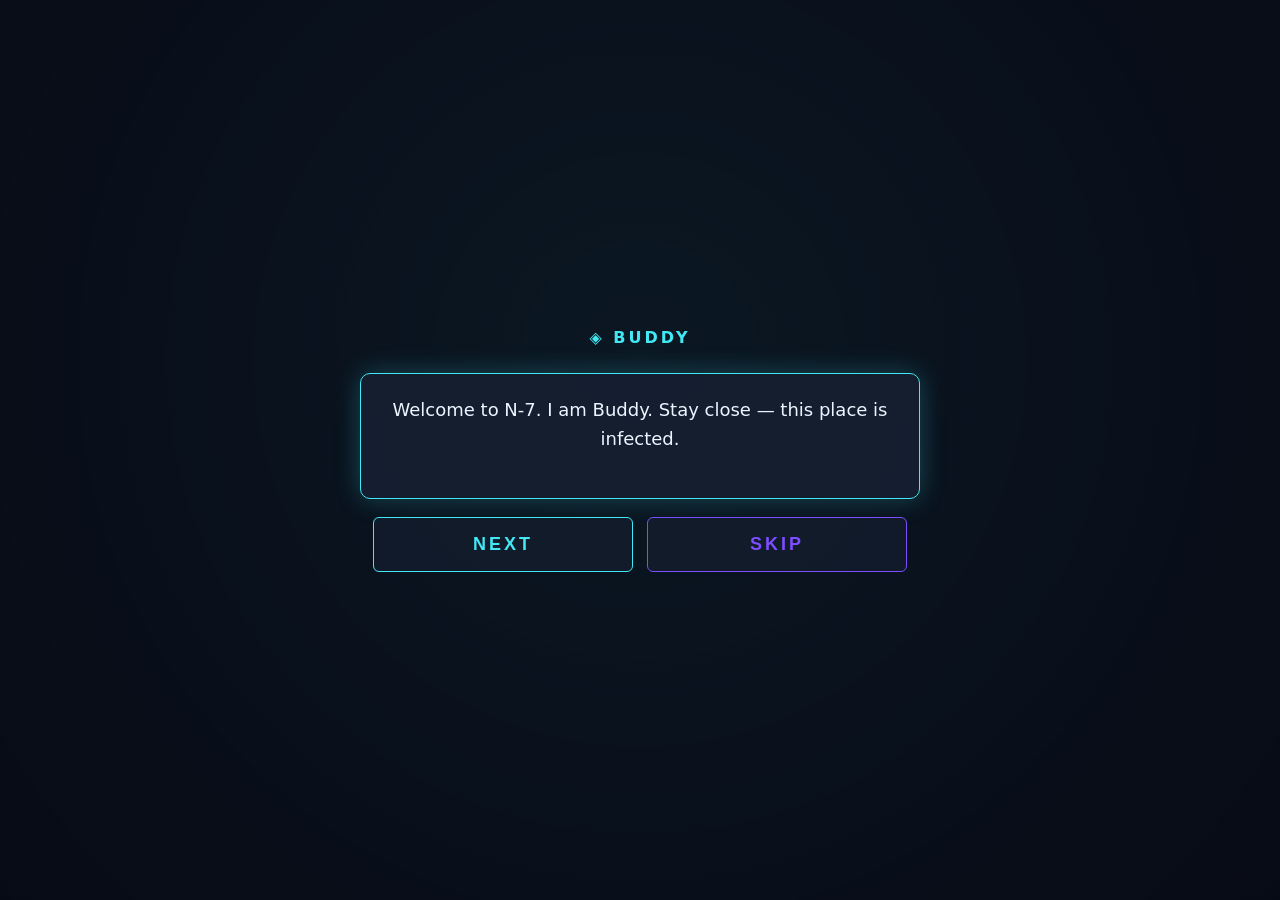
<file: 1 Week/1 Day - Game/legacy/index.html>
<!DOCTYPE html>
<html lang="en">
<head>
<meta charset="UTF-8" />
<meta name="viewport" content="width=device-width, initial-scale=1.0" />
<title>Buddy Protocol: Neon Quarantine</title>
<style>
  :root{
    --bg:#080B16; --floor:#12192B; --panel:#172033;
    --cyan:#42E8F4; --purple:#7D4DFF; --amber:#FFB84D;
    --red:#FF4D6D; --green:#66FF99; --white:#EAF6FF;
  }
  *{box-sizing:border-box; margin:0; padding:0;}
  html,body{height:100%; background:var(--bg); overflow:hidden;
    font-family:"Segoe UI",system-ui,sans-serif; color:var(--white);}
  #game{display:block; width:100vw; height:100vh;}

  /* ---- Overlays (MVVM-style screens layered over the canvas) ---- */
  .overlay{
    position:fixed; inset:0; display:flex; flex-direction:column;
    align-items:center; justify-content:center; gap:18px;
    background:radial-gradient(circle at 50% 40%, rgba(66,232,244,.06), rgba(8,11,22,.92));
    text-align:center; z-index:10;
  }
  .overlay.hidden{display:none;}
  .title{font-size:clamp(34px,7vw,72px); font-weight:800; letter-spacing:6px;
    color:var(--cyan); text-shadow:0 0 18px rgba(66,232,244,.7);}
  .subtitle{font-size:clamp(14px,2.4vw,22px); letter-spacing:10px; color:var(--purple);
    text-shadow:0 0 14px rgba(125,77,255,.7); margin-top:-8px;}
  .hint{opacity:.7; font-size:14px; letter-spacing:1px; max-width:520px; line-height:1.6;}
  .btn{
    min-width:260px; padding:16px 28px; font-size:18px; letter-spacing:3px; font-weight:700;
    color:var(--cyan); background:rgba(23,32,51,.6); border:1px solid var(--cyan);
    border-radius:6px; cursor:pointer; text-transform:uppercase;
    box-shadow:0 0 0 rgba(66,232,244,0); transition:all .15s ease;
  }
  .btn:hover{background:rgba(66,232,244,.12); box-shadow:0 0 22px rgba(66,232,244,.5);
    transform:translateY(-2px);}
  .btn.secondary{color:var(--purple); border-color:var(--purple);}
  .btn.secondary:hover{background:rgba(125,77,255,.12); box-shadow:0 0 22px rgba(125,77,255,.5);}
  .stat{font-size:20px; letter-spacing:2px;}
  .stat b{color:var(--amber);}

  /* ---- Onboarding (Buddy dialogue) ---- */
  #buddyBox{max-width:560px; padding:22px 26px; background:rgba(23,32,51,.85);
    border:1px solid var(--cyan); border-radius:10px; box-shadow:0 0 26px rgba(66,232,244,.25);}
  #buddyText{font-size:18px; line-height:1.6; min-height:80px;}
  .buddyName{color:var(--cyan); letter-spacing:3px; font-weight:700; margin-bottom:8px;}
  .row{display:flex; gap:14px; flex-wrap:wrap; justify-content:center;}

  /* ---- HUD ---- */
  #hud{position:fixed; inset:0; pointer-events:none; z-index:5; display:none;}
  #hud.show{display:block;}
  .hud-top{position:absolute; top:14px; left:0; right:0; display:flex;
    justify-content:space-between; align-items:flex-start; padding:0 18px;}
  #hpWrap{width:240px;}
  #hpLabel{font-size:12px; letter-spacing:2px; opacity:.8; margin-bottom:4px;}
  #hpBar{height:16px; border:1px solid var(--cyan); border-radius:8px; overflow:hidden;
    background:rgba(0,0,0,.4);}
  #hpFill{height:100%; width:100%; background:linear-gradient(90deg,var(--green),var(--cyan));
    transition:width .1s linear;}
  .hud-center{text-align:center;}
  #timer{font-size:30px; font-weight:800; letter-spacing:3px; color:var(--white);
    text-shadow:0 0 12px rgba(66,232,244,.6);}
  #wave{font-size:13px; letter-spacing:3px; color:var(--purple); margin-top:2px;}
  #score{font-size:26px; font-weight:800; letter-spacing:2px; color:var(--amber);
    text-shadow:0 0 12px rgba(255,184,77,.5); text-align:right;}
  #scoreLabel{font-size:12px; letter-spacing:2px; opacity:.8; text-align:right;}
  .pausetag{position:absolute; bottom:14px; left:18px; font-size:12px; opacity:.5; letter-spacing:2px;}
</style>
</head>
<body>
<canvas id="game"></canvas>

<!-- ================= SCREENS ================= -->

<!-- Onboarding -->
<div id="onboarding" class="overlay">
  <div class="buddyName">◈ BUDDY</div>
  <div id="buddyBox">
    <div id="buddyText"></div>
  </div>
  <div class="row">
    <button id="btnNext" class="btn">Next</button>
    <button id="btnSkip" class="btn secondary">Skip</button>
  </div>
</div>

<!-- Main menu -->
<div id="menu" class="overlay hidden">
  <div class="title">BUDDY PROTOCOL</div>
  <div class="subtitle">NEON QUARANTINE</div>
  <div class="row" style="flex-direction:column; margin-top:18px;">
    <button id="btnStart" class="btn">Start</button>
    <button id="btnHow" class="btn secondary">How to play</button>
  </div>
  <div class="hint" id="bestLine"></div>
</div>

<!-- How to play -->
<div id="how" class="overlay hidden">
  <div class="title" style="font-size:42px;">HOW TO PLAY</div>
  <div class="hint" style="font-size:16px;">
    Move with <b>WASD</b> or <b>Arrow Keys</b>.<br/>
    Your weapon is synced with Buddy — it <b>auto-aims and fires</b> at the nearest mob.<br/>
    You only control movement. Keep distance, use walls, never stand still.<br/>
    Survive the waves. <b>P / Esc</b> to pause, <b>R</b> to restart after death.
  </div>
  <button id="btnHowBack" class="btn">Back</button>
</div>

<!-- Pause -->
<div id="pause" class="overlay hidden">
  <div class="title" style="font-size:48px;">PAUSED</div>
  <button id="btnResume" class="btn">Resume</button>
  <button id="btnQuit" class="btn secondary">Quit to Menu</button>
</div>

<!-- Game over -->
<div id="gameover" class="overlay hidden">
  <div class="title" style="color:var(--red); text-shadow:0 0 18px rgba(255,77,109,.7); font-size:52px;">GAME OVER</div>
  <div class="stat">Score: <b id="goScore">0</b></div>
  <div class="stat">Best: <b id="goBest">0</b></div>
  <div class="stat">Survived: <b id="goTime">0s</b></div>
  <div class="row" style="margin-top:14px;">
    <button id="btnRestart" class="btn">Restart</button>
    <button id="btnMenu" class="btn secondary">Main Menu</button>
  </div>
  <div class="hint">Press R to restart</div>
</div>

<!-- HUD -->
<div id="hud">
  <div class="hud-top">
    <div id="hpWrap">
      <div id="hpLabel">INTEGRITY</div>
      <div id="hpBar"><div id="hpFill"></div></div>
    </div>
    <div class="hud-center">
      <div id="timer">0:00</div>
      <div id="wave">WAVE 1</div>
    </div>
    <div>
      <div id="scoreLabel">SCORE</div>
      <div id="score">0</div>
    </div>
  </div>
  <div class="pausetag">P / ESC — PAUSE</div>
</div>

<script>
"use strict";
/* =====================================================================
   Buddy Protocol: Neon Quarantine — single-file MVP
   Vanilla JS + Canvas 2D. No build step. Double-click index.html to play.

   Structure (kept class-based so it can port to a TS/ECS architecture later):
     GameState  - enum of screens
     Input      - keyboard manager
     Camera     - smooth follow + screen shake
     LevelGenerator / TileMap - random rooms + corridors + wall collision
     Player / Mob / Bullet / Particle - entities
     Game       - world, loop, systems wiring, UI glue
   ===================================================================== */

// ---------- Config (single source of truth for tunables) ----------
const CFG = {
  TILE: 64,
  player: { hp: 100, speed: 240, radius: 16 },
  weapon: { fireRateMs: 350, range: 500, bulletSpeed: 650, bulletDamage: 25, bulletRadius: 5 },
  mob:    { hp: 50, speedMin: 70, speedMax: 110, contactDps: 10, radius: 18, scorePerKill: 10 },
  waves:  { baseCount: 6, perWave: 3, intervalMs: 9000, hpScale: 0.12, speedScale: 0.05 },
};

const GameState = { ONBOARDING:'onboarding', MENU:'menu', HOW:'how',
  PLAYING:'playing', PAUSED:'paused', GAME_OVER:'game_over' };

// ---------- Math helpers ----------
const clamp = (v,a,b)=>v<a?a:v>b?b:v;
const dist2 = (ax,ay,bx,by)=>{const dx=ax-bx,dy=ay-by;return dx*dx+dy*dy;};
const rand  = (a,b)=>a+Math.random()*(b-a);
const randi = (a,b)=>Math.floor(rand(a,b+1));

// =====================================================================
// Input
// =====================================================================
class Input{
  constructor(){
    this.keys = {};
    addEventListener('keydown', e=>{ this.keys[e.code]=true; this._onKey(e); });
    addEventListener('keyup',   e=>{ this.keys[e.code]=false; });
    this.onPause=null; this.onRestart=null;
  }
  _onKey(e){
    if(e.code==='KeyP'||e.code==='Escape'){ this.onPause&&this.onPause(); }
    if(e.code==='KeyR'){ this.onRestart&&this.onRestart(); }
  }
  axis(){
    let x=0,y=0;
    if(this.keys.KeyA||this.keys.ArrowLeft)  x-=1;
    if(this.keys.KeyD||this.keys.ArrowRight) x+=1;
    if(this.keys.KeyW||this.keys.ArrowUp)    y-=1;
    if(this.keys.KeyS||this.keys.ArrowDown)  y+=1;
    if(x&&y){ const k=Math.SQRT1_2; x*=k; y*=k; } // normalize diagonal
    return {x,y};
  }
}

// =====================================================================
// Camera (smooth follow + screen shake)
// =====================================================================
class Camera{
  constructor(){ this.x=0; this.y=0; this.shake=0; this.ox=0; this.oy=0; }
  follow(tx,ty,vw,vh,dt){
    const cx=tx-vw/2, cy=ty-vh/2;
    this.x += (cx-this.x)*Math.min(1, dt*6);
    this.y += (cy-this.y)*Math.min(1, dt*6);
    if(this.shake>0){
      this.shake=Math.max(0,this.shake-dt*40);
      this.ox=rand(-this.shake,this.shake);
      this.oy=rand(-this.shake,this.shake);
    } else { this.ox=this.oy=0; }
  }
  addShake(a){ this.shake=Math.min(18, this.shake+a); }
}

// =====================================================================
// Level generation — grid of rooms joined by corridors.
// 0 = floor, 1 = wall.
// =====================================================================
class TileMap{
  constructor(cols,rows){
    this.cols=cols; this.rows=rows; this.T=CFG.TILE;
    this.grid=new Array(cols*rows).fill(1);
    this.rooms=[];
  }
  at(c,r){ if(c<0||r<0||c>=this.cols||r>=this.rows) return 1; return this.grid[r*this.cols+c]; }
  set(c,r,v){ if(c<0||r<0||c>=this.cols||r>=this.rows) return; this.grid[r*this.cols+c]=v; }
  isWallPx(px,py){ return this.at(Math.floor(px/this.T), Math.floor(py/this.T))===1; }
  pxW(){ return this.cols*this.T; }
  pxH(){ return this.rows*this.T; }
}

class LevelGenerator{
  static generate(){
    const cols=randi(34,42), rows=randi(26,32);
    const map=new TileMap(cols,rows);
    const roomCount=randi(6,9);
    const rooms=[];
    let tries=0;
    while(rooms.length<roomCount && tries<200){
      tries++;
      const w=randi(5,9), h=randi(4,7);
      const c=randi(1,cols-w-2), r=randi(1,rows-h-2);
      const room={c,r,w,h,cx:c+(w>>1),cy:r+(h>>1)};
      if(rooms.some(o=>room.c<o.c+o.w+1 && room.c+room.w+1>o.c &&
                        room.r<o.r+o.h+1 && room.r+room.h+1>o.r)) continue;
      rooms.push(room);
      for(let y=r;y<r+h;y++) for(let x=c;x<c+w;x++) map.set(x,y,0);
    }
    // connect rooms with L-shaped corridors
    for(let i=1;i<rooms.length;i++){
      const a=rooms[i-1], b=rooms[i];
      LevelGenerator.carveH(map,a.cx,b.cx,a.cy);
      LevelGenerator.carveV(map,a.cy,b.cy,b.cx);
    }
    map.rooms=rooms;
    return map;
  }
  static carveH(m,x1,x2,y){ for(let x=Math.min(x1,x2);x<=Math.max(x1,x2);x++){m.set(x,y,0);m.set(x,y+1,0);} }
  static carveV(m,y1,y2,x){ for(let y=Math.min(y1,y2);y<=Math.max(y1,y2);y++){m.set(x,y,0);m.set(x+1,y,0);} }
}

// =====================================================================
// Collision — circle vs wall tiles (axis-separated resolution)
// =====================================================================
function moveWithCollision(map,e,nx,ny){
  const T=map.T, rad=e.radius;
  // X axis
  let tryX=e.x+nx;
  if(!circleHitsWall(map,tryX,e.y,rad)) e.x=tryX;
  // Y axis
  let tryY=e.y+ny;
  if(!circleHitsWall(map,e.x,tryY,rad)) e.y=tryY;
  // keep inside bounds
  e.x=clamp(e.x,rad,map.pxW()-rad);
  e.y=clamp(e.y,rad,map.pxH()-rad);
}
function circleHitsWall(map,px,py,rad){
  const T=map.T;
  const c0=Math.floor((px-rad)/T), c1=Math.floor((px+rad)/T);
  const r0=Math.floor((py-rad)/T), r1=Math.floor((py+rad)/T);
  for(let r=r0;r<=r1;r++) for(let c=c0;c<=c1;c++){
    if(map.at(c,r)===1){
      const nx=clamp(px,c*T,c*T+T), ny=clamp(py,r*T,r*T+T);
      if(dist2(px,py,nx,ny) < rad*rad) return true;
    }
  }
  return false;
}

// =====================================================================
// Entities
// =====================================================================
class Player{
  constructor(x,y){
    this.x=x; this.y=y; this.radius=CFG.player.radius;
    this.hp=CFG.player.hp; this.maxHp=CFG.player.hp;
    this.speed=CFG.player.speed; this.fireTimer=0; this.flash=0; this.facing=1;
  }
  update(dt,game){
    const ax=game.input.axis();
    if(ax.x) this.facing=Math.sign(ax.x);
    moveWithCollision(game.map,this,ax.x*this.speed*dt,ax.y*this.speed*dt);
    if(this.flash>0) this.flash-=dt;

    // ---- Auto-aim weapon ----
    this.fireTimer-=dt*1000;
    if(this.fireTimer<=0){
      const target=game.nearestMob(this.x,this.y,CFG.weapon.range);
      if(target){
        this.fireTimer=CFG.weapon.fireRateMs;
        const dx=target.x-this.x, dy=target.y-this.y;
        const len=Math.hypot(dx,dy)||1;
        game.bullets.push(new Bullet(this.x,this.y,dx/len,dy/len));
        for(let i=0;i<3;i++) game.particles.push(Particle.spark(this.x,this.y,CFG.cyan||'#42E8F4'));
      }
    }
  }
  hurt(d){ this.hp=Math.max(0,this.hp-d); this.flash=0.25; }
}

class Mob{
  constructor(x,y,scale){
    this.x=x; this.y=y; this.radius=CFG.mob.radius;
    this.maxHp=CFG.mob.hp*(1+scale*CFG.waves.hpScale);
    this.hp=this.maxHp;
    this.speed=rand(CFG.mob.speedMin,CFG.mob.speedMax)*(1+scale*CFG.waves.speedScale);
    this.dead=false; this.flash=0;
  }
  update(dt,game){
    const p=game.player;
    const dx=p.x-this.x, dy=p.y-this.y;
    const len=Math.hypot(dx,dy)||1;
    moveWithCollision(game.map,this,(dx/len)*this.speed*dt,(dy/len)*this.speed*dt);
    if(this.flash>0) this.flash-=dt;
    // contact damage
    const rr=this.radius+p.radius;
    if(dist2(this.x,this.y,p.x,p.y) < rr*rr){
      p.hurt(CFG.mob.contactDps*dt);
      game.camera.addShake(2);
    }
  }
  hurt(d,game){
    this.hp-=d; this.flash=0.12;
    if(this.hp<=0 && !this.dead){
      this.dead=true;
      game.score+=CFG.mob.scorePerKill;
      game.camera.addShake(3);
      for(let i=0;i<14;i++) game.particles.push(Particle.death(this.x,this.y));
    }
  }
}

class Bullet{
  constructor(x,y,dx,dy){
    this.x=x; this.y=y; this.dx=dx; this.dy=dy;
    this.speed=CFG.weapon.bulletSpeed; this.radius=CFG.weapon.bulletRadius;
    this.life=CFG.weapon.range/this.speed + 0.05; this.dead=false;
  }
  update(dt,game){
    this.x+=this.dx*this.speed*dt; this.y+=this.dy*this.speed*dt;
    this.life-=dt;
    if(this.life<=0 || game.map.isWallPx(this.x,this.y)){ this.dead=true; return; }
    for(const m of game.mobs){
      if(m.dead) continue;
      const rr=this.radius+m.radius;
      if(dist2(this.x,this.y,m.x,m.y) < rr*rr){
        m.hurt(CFG.weapon.bulletDamage,game);
        this.dead=true;
        game.particles.push(Particle.spark(this.x,this.y,'#FFB84D'));
        break;
      }
    }
  }
}

class Particle{
  constructor(x,y,vx,vy,life,color,size){
    this.x=x;this.y=y;this.vx=vx;this.vy=vy;this.life=life;this.max=life;
    this.color=color;this.size=size;this.dead=false;
  }
  static spark(x,y,color){ const a=rand(0,Math.PI*2),s=rand(40,160);
    return new Particle(x,y,Math.cos(a)*s,Math.sin(a)*s,rand(.15,.4),color,rand(2,4)); }
  static death(x,y){ const a=rand(0,Math.PI*2),s=rand(60,220);
    return new Particle(x,y,Math.cos(a)*s,Math.sin(a)*s,rand(.3,.7),
      Math.random()<.5?'#FF4D6D':'#7D4DFF',rand(2,5)); }
  update(dt){ this.x+=this.vx*dt; this.y+=this.vy*dt; this.vx*=.92; this.vy*=.92;
    this.life-=dt; if(this.life<=0) this.dead=true; }
}

// =====================================================================
// Game
// =====================================================================
class Game{
  constructor(){
    this.canvas=document.getElementById('game');
    this.ctx=this.canvas.getContext('2d');
    this.input=new Input();
    this.camera=new Camera();
    this.state=GameState.ONBOARDING;
    this.difficulty='Normal';
    this.best=parseInt(localStorage.getItem('bp_best')||'0',10);

    this.input.onPause=()=>this.togglePause();
    this.input.onRestart=()=>{ if(this.state===GameState.GAME_OVER) this.startRun(); };

    this._resize=this.resize.bind(this);
    addEventListener('resize',this._resize); this.resize();

    this.bindUI();
    this.setupOnboarding();

    this.last=performance.now();
    requestAnimationFrame(this.loop.bind(this));
  }

  resize(){ this.canvas.width=innerWidth; this.canvas.height=innerHeight; }

  // ---------- UI / screen glue (MVVM-ish: DOM screens react to state) ----------
  show(id,on){ document.getElementById(id).classList.toggle('hidden',!on); }
  setState(s){
    this.state=s;
    this.show('onboarding', s===GameState.ONBOARDING);
    this.show('menu',       s===GameState.MENU);
    this.show('how',        s===GameState.HOW);
    this.show('pause',      s===GameState.PAUSED);
    this.show('gameover',   s===GameState.GAME_OVER);
    document.getElementById('hud').classList.toggle('show',
      s===GameState.PLAYING||s===GameState.PAUSED);
    if(s===GameState.MENU){
      document.getElementById('bestLine').textContent =
        this.best>0 ? `Best score: ${this.best}` : 'Move • Survive • Let Buddy do the aiming';
    }
  }

  bindUI(){
    const go=(id,fn)=>document.getElementById(id).addEventListener('click',fn);
    go('btnStart', ()=>this.startRun());
    go('btnHow',   ()=>this.setState(GameState.HOW));
    go('btnHowBack',()=>this.setState(GameState.MENU));
    go('btnResume',()=>this.togglePause());
    go('btnQuit',  ()=>this.setState(GameState.MENU));
    go('btnRestart',()=>this.startRun());
    go('btnMenu',  ()=>this.setState(GameState.MENU));
  }

  setupOnboarding(){
    this.steps=[
      "Welcome to N-7. I am Buddy. Stay close — this place is infected.",
      "Move with WASD or Arrow Keys. Keep moving, never stand still.",
      "Your weapon is synced with me. It automatically targets the nearest enemy.",
      "Mobs will chase you in waves. Use walls and corridors to survive.",
      "Survive as long as possible. Ready? Press Start.",
    ];
    this.step=0;
    const txt=document.getElementById('buddyText');
    const render=()=>{ txt.textContent=this.steps[this.step]; };
    render();
    document.getElementById('btnNext').addEventListener('click',()=>{
      if(this.step<this.steps.length-1){ this.step++; render();
        if(this.step===this.steps.length-1) document.getElementById('btnNext').textContent='Start';
      } else { this.setState(GameState.MENU); }
    });
    document.getElementById('btnSkip').addEventListener('click',()=>this.setState(GameState.MENU));
    this.setState(GameState.ONBOARDING);
  }

  togglePause(){
    if(this.state===GameState.PLAYING) this.setState(GameState.PAUSED);
    else if(this.state===GameState.PAUSED) this.setState(GameState.PLAYING);
  }

  // ---------- Run lifecycle ----------
  startRun(){
    this.map=LevelGenerator.generate();
    const r0=this.map.rooms[0];
    const T=this.map.T;
    this.player=new Player((r0.cx+.5)*T,(r0.cy+.5)*T);
    this.mobs=[]; this.bullets=[]; this.particles=[];
    this.score=0; this.elapsed=0; this.wave=0; this.waveTimer=0;
    this.spawnWave();
    this.setState(GameState.PLAYING);
  }

  spawnWave(){
    this.wave++;
    this.waveTimer=CFG.waves.intervalMs/1000;
    const count=CFG.waves.baseCount+(this.wave-1)*CFG.waves.perWave;
    const rooms=this.map.rooms, T=this.map.T;
    for(let i=0;i<count;i++){
      // spawn in a random room that isn't the player's start room
      const room=rooms[randi(1,rooms.length-1)] || rooms[0];
      const x=(room.c+rand(.5,room.w-.5))*T;
      const y=(room.r+rand(.5,room.h-.5))*T;
      this.mobs.push(new Mob(x,y,this.wave-1));
    }
  }

  nearestMob(x,y,range){
    let best=null,bd=range*range;
    for(const m of this.mobs){ if(m.dead) continue;
      const d=dist2(x,y,m.x,m.y); if(d<bd){bd=d;best=m;} }
    return best;
  }

  // ---------- Main loop ----------
  loop(now){
    let dt=(now-this.last)/1000; this.last=now;
    dt=Math.min(dt,0.05); // clamp big frame gaps
    if(this.state===GameState.PLAYING) this.update(dt);
    this.render();
    requestAnimationFrame(this.loop.bind(this));
  }

  update(dt){
    this.elapsed+=dt;
    // waves
    this.waveTimer-=dt;
    if(this.waveTimer<=0) this.spawnWave();

    this.player.update(dt,this);
    for(const m of this.mobs) m.update(dt,this);
    for(const b of this.bullets) b.update(dt,this);
    for(const p of this.particles) p.update(dt);

    this.mobs=this.mobs.filter(m=>!m.dead);
    this.bullets=this.bullets.filter(b=>!b.dead);
    this.particles=this.particles.filter(p=>!p.dead);

    this.camera.follow(this.player.x,this.player.y,this.canvas.width,this.canvas.height,dt);
    this.updateHUD();

    if(this.player.hp<=0) this.gameOver();
  }

  gameOver(){
    if(this.score>this.best){ this.best=this.score; localStorage.setItem('bp_best',String(this.best)); }
    document.getElementById('goScore').textContent=this.score;
    document.getElementById('goBest').textContent=this.best;
    document.getElementById('goTime').textContent=Math.floor(this.elapsed)+'s';
    this.setState(GameState.GAME_OVER);
  }

  updateHUD(){
    const p=this.player;
    document.getElementById('hpFill').style.width=(p.hp/p.maxHp*100)+'%';
    document.getElementById('score').textContent=this.score;
    const t=Math.floor(this.elapsed);
    document.getElementById('timer').textContent=Math.floor(t/60)+':'+String(t%60).padStart(2,'0');
    document.getElementById('wave').textContent='WAVE '+this.wave;
  }

  // ---------- Rendering ----------
  render(){
    const ctx=this.ctx, W=this.canvas.width, H=this.canvas.height;
    ctx.fillStyle='#080B16'; ctx.fillRect(0,0,W,H);
    if(!this.map) return; // nothing to draw before first run

    const cam=this.camera, ox=-cam.x+cam.ox, oy=-cam.y+cam.oy;
    ctx.save(); ctx.translate(ox,oy);

    this.drawMap(ctx);
    // shadows first
    this.drawShadow(ctx,this.player.x,this.player.y,this.player.radius);
    for(const m of this.mobs) this.drawShadow(ctx,m.x,m.y,m.radius);

    // depth-sorted entities (player + mobs) by y
    const ents=[this.player,...this.mobs].sort((a,b)=>a.y-b.y);
    for(const e of ents){ if(e===this.player) this.drawPlayer(ctx,e); else this.drawMob(ctx,e); }

    for(const b of this.bullets) this.drawBullet(ctx,b);
    for(const p of this.particles) this.drawParticle(ctx,p);

    ctx.restore();
  }

  drawMap(ctx){
    const m=this.map,T=m.T;
    const cam=this.camera, W=this.canvas.width, H=this.canvas.height;
    const c0=Math.max(0,Math.floor(cam.x/T)-1), c1=Math.min(m.cols-1,Math.floor((cam.x+W)/T)+1);
    const r0=Math.max(0,Math.floor(cam.y/T)-1), r1=Math.min(m.rows-1,Math.floor((cam.y+H)/T)+1);
    for(let r=r0;r<=r1;r++) for(let c=c0;c<=c1;c++){
      const x=c*T,y=r*T;
      if(m.at(c,r)===0){
        ctx.fillStyle=((c+r)&1)?'#12192B':'#141d31';
        ctx.fillRect(x,y,T,T);
        ctx.strokeStyle='rgba(66,232,244,.05)'; ctx.strokeRect(x+.5,y+.5,T-1,T-1);
      } else {
        // pseudo-3D wall: tall body + lit top edge
        ctx.fillStyle='#0c1020'; ctx.fillRect(x,y,T,T);
        ctx.fillStyle='#1d2740'; ctx.fillRect(x,y,T,T*0.6);
        ctx.fillStyle='rgba(125,77,255,.25)'; ctx.fillRect(x,y,T,4);
      }
    }
  }
  drawShadow(ctx,x,y,r){
    ctx.fillStyle='rgba(0,0,0,.45)';
    ctx.beginPath(); ctx.ellipse(x,y+r*0.7,r*1.05,r*0.5,0,0,Math.PI*2); ctx.fill();
  }
  drawPlayer(ctx,p){
    const hit=p.flash>0;
    ctx.save(); ctx.translate(p.x,p.y);
    // body
    ctx.fillStyle=hit?'#FF4D6D':'#1b2540';
    ctx.beginPath(); ctx.arc(0,-4,p.radius,0,Math.PI*2); ctx.fill();
    ctx.lineWidth=2; ctx.strokeStyle='#42E8F4'; ctx.stroke();
    // visor
    ctx.fillStyle='#42E8F4'; ctx.shadowColor='#42E8F4'; ctx.shadowBlur=10;
    ctx.fillRect(-7+p.facing*3,-10,10,5); ctx.shadowBlur=0;
    ctx.restore();
  }
  drawMob(ctx,m){
    const hit=m.flash>0;
    ctx.save(); ctx.translate(m.x,m.y);
    ctx.fillStyle=hit?'#ffffff':'#241324';
    ctx.beginPath(); ctx.arc(0,-4,m.radius,0,Math.PI*2); ctx.fill();
    ctx.lineWidth=2; ctx.strokeStyle='#FF4D6D'; ctx.stroke();
    // glowing cracks / eyes
    ctx.fillStyle='#FF4D6D'; ctx.shadowColor='#7D4DFF'; ctx.shadowBlur=8;
    ctx.beginPath(); ctx.arc(-5,-6,2.5,0,Math.PI*2); ctx.arc(5,-6,2.5,0,Math.PI*2); ctx.fill();
    ctx.shadowBlur=0;
    // hp pip
    if(m.hp<m.maxHp){
      ctx.fillStyle='rgba(0,0,0,.6)'; ctx.fillRect(-m.radius,-m.radius-10,m.radius*2,4);
      ctx.fillStyle='#66FF99'; ctx.fillRect(-m.radius,-m.radius-10,m.radius*2*(m.hp/m.maxHp),4);
    }
    ctx.restore();
  }
  drawBullet(ctx,b){
    ctx.save(); ctx.fillStyle='#FFB84D'; ctx.shadowColor='#FFB84D'; ctx.shadowBlur=12;
    ctx.beginPath(); ctx.arc(b.x,b.y,b.radius,0,Math.PI*2); ctx.fill();
    ctx.restore();
  }
  drawParticle(ctx,p){
    ctx.globalAlpha=Math.max(0,p.life/p.max);
    ctx.fillStyle=p.color;
    ctx.fillRect(p.x-p.size/2,p.y-p.size/2,p.size,p.size);
    ctx.globalAlpha=1;
  }
}

// Boot
window.addEventListener('load',()=>{ new Game(); });
</script>
</body>
</html>
</file>
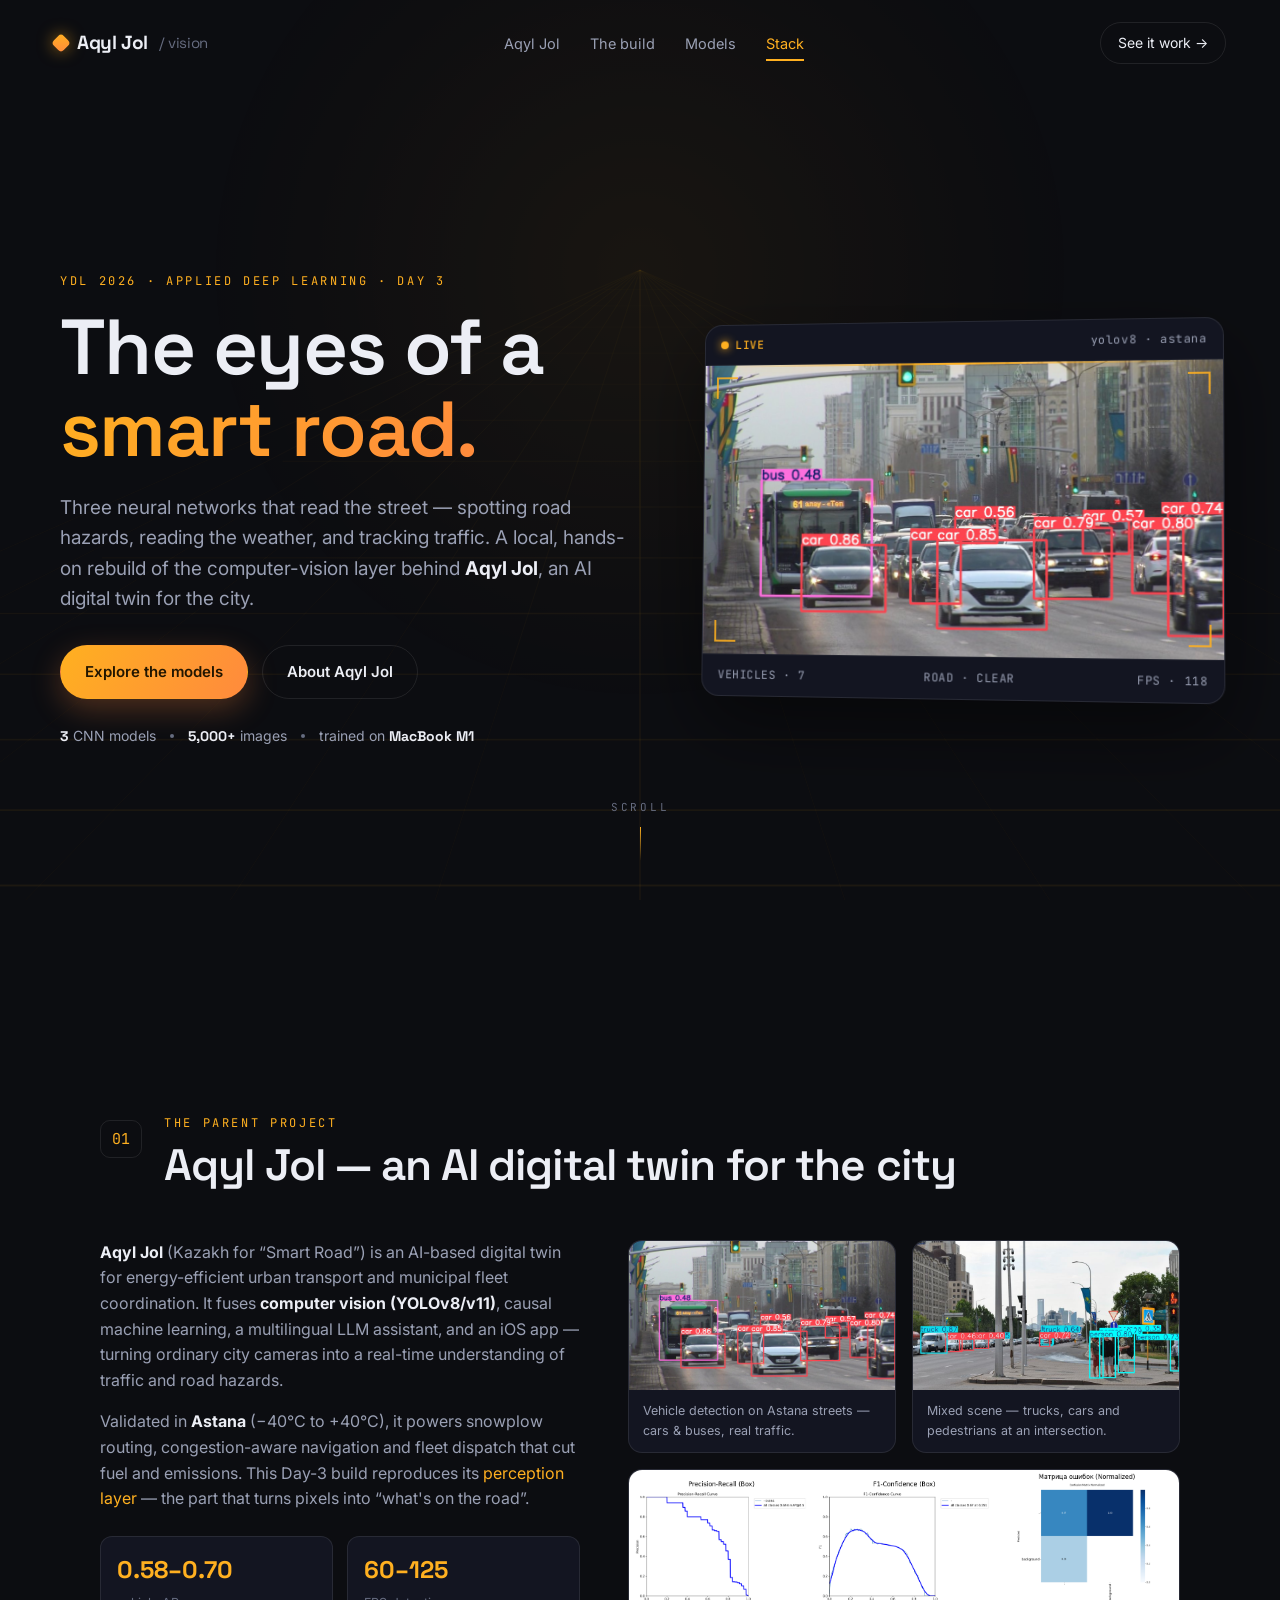
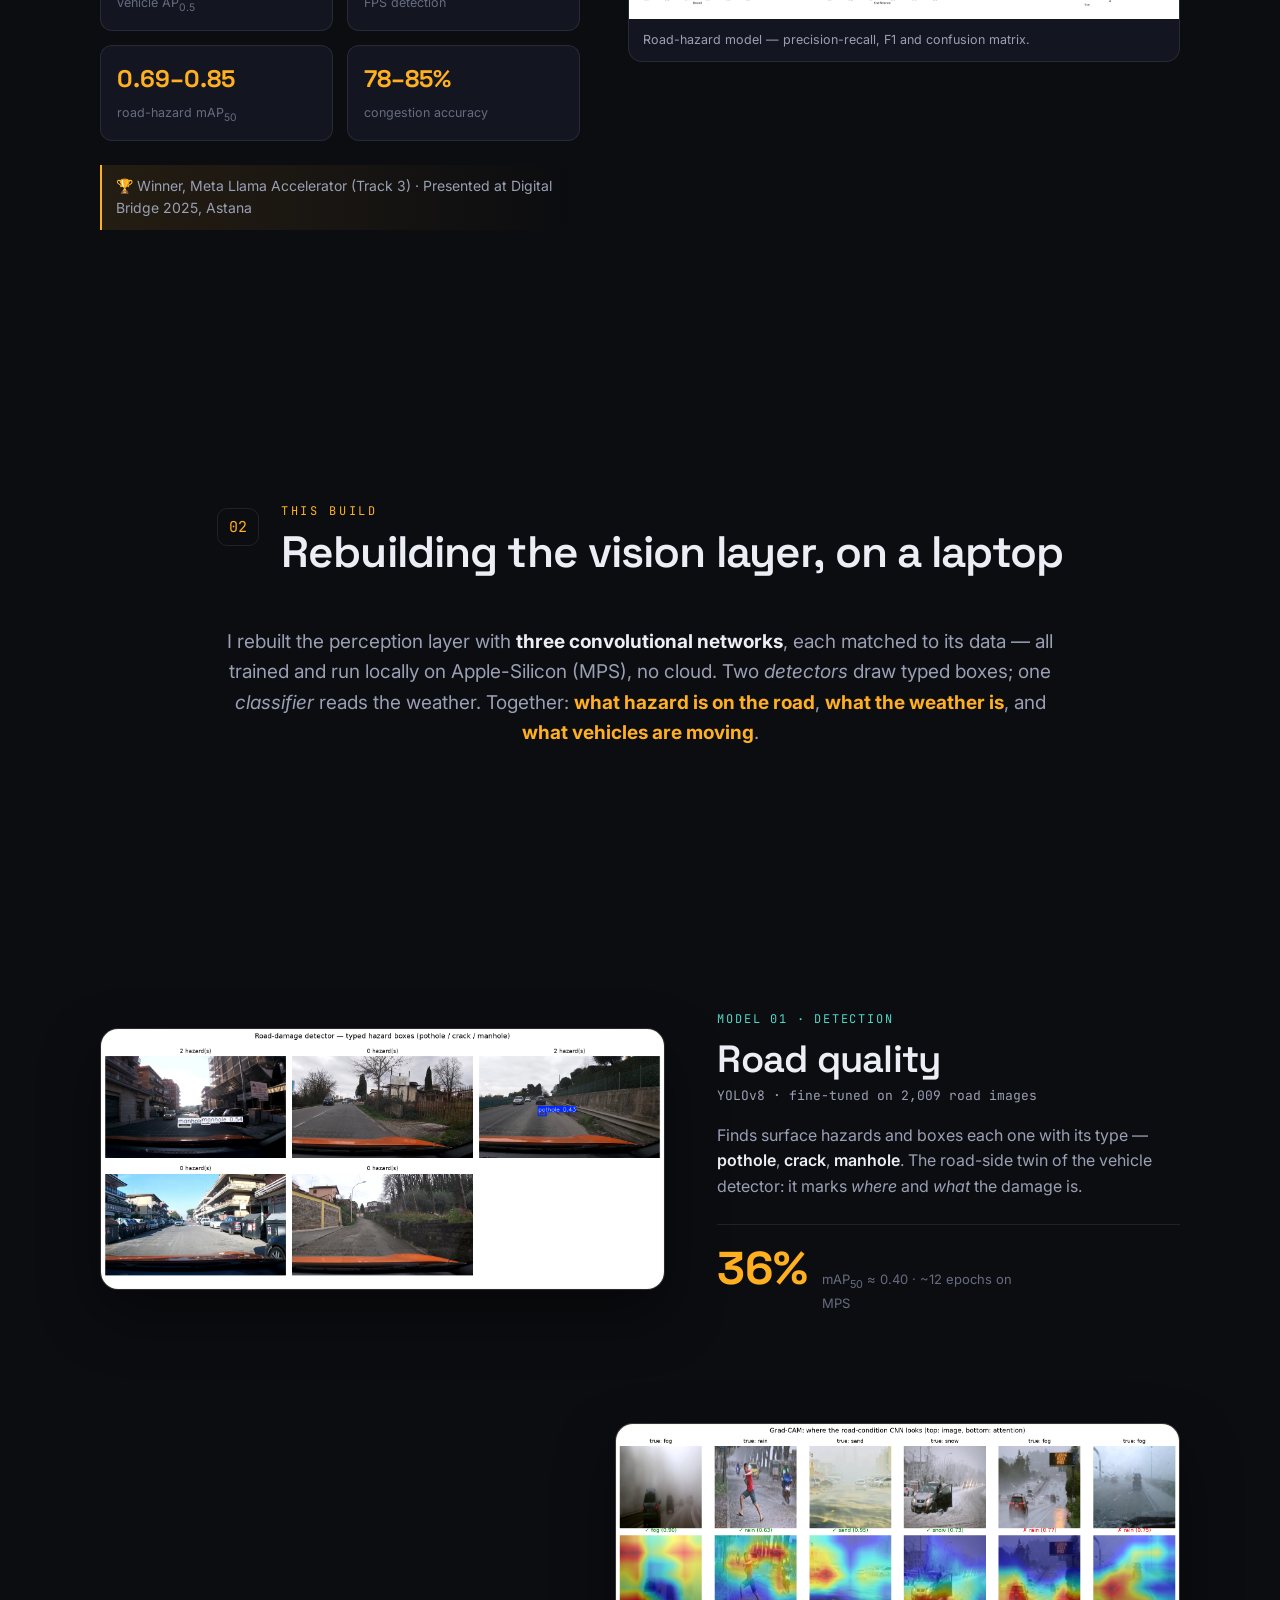
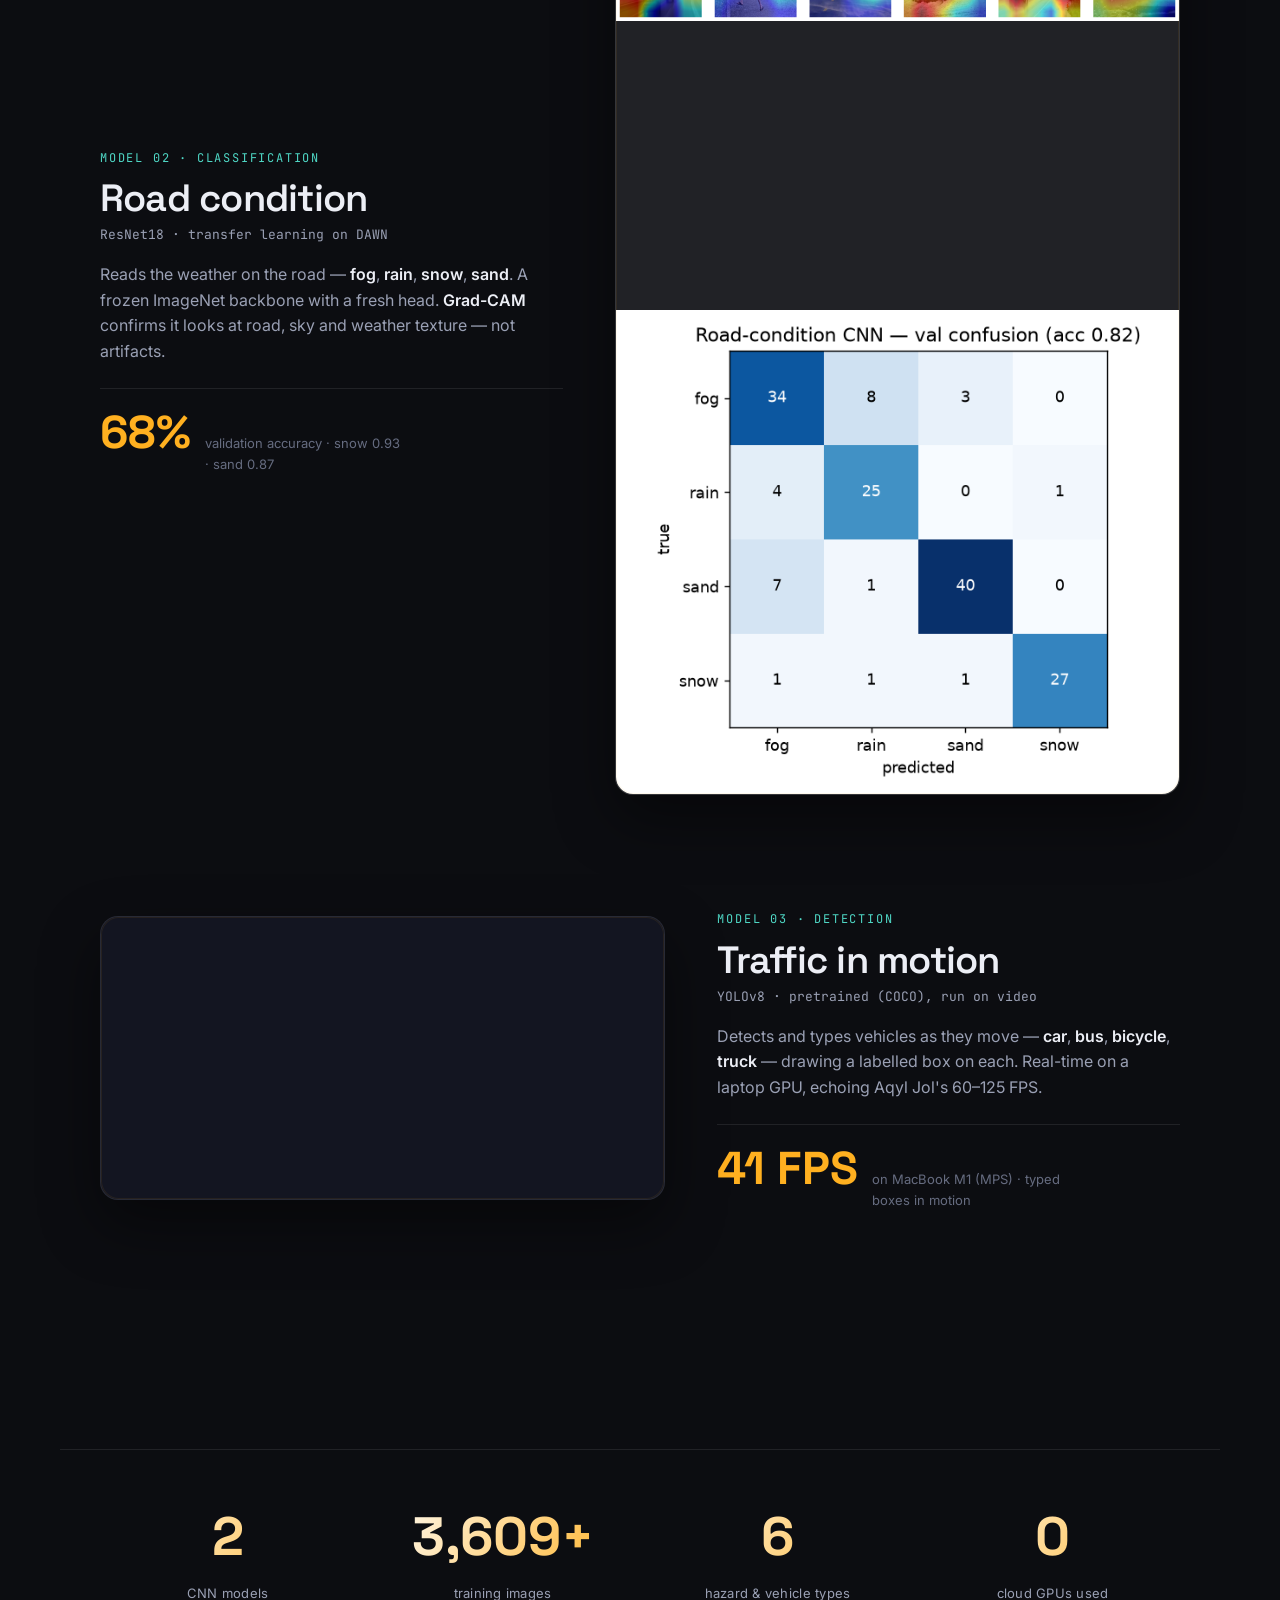
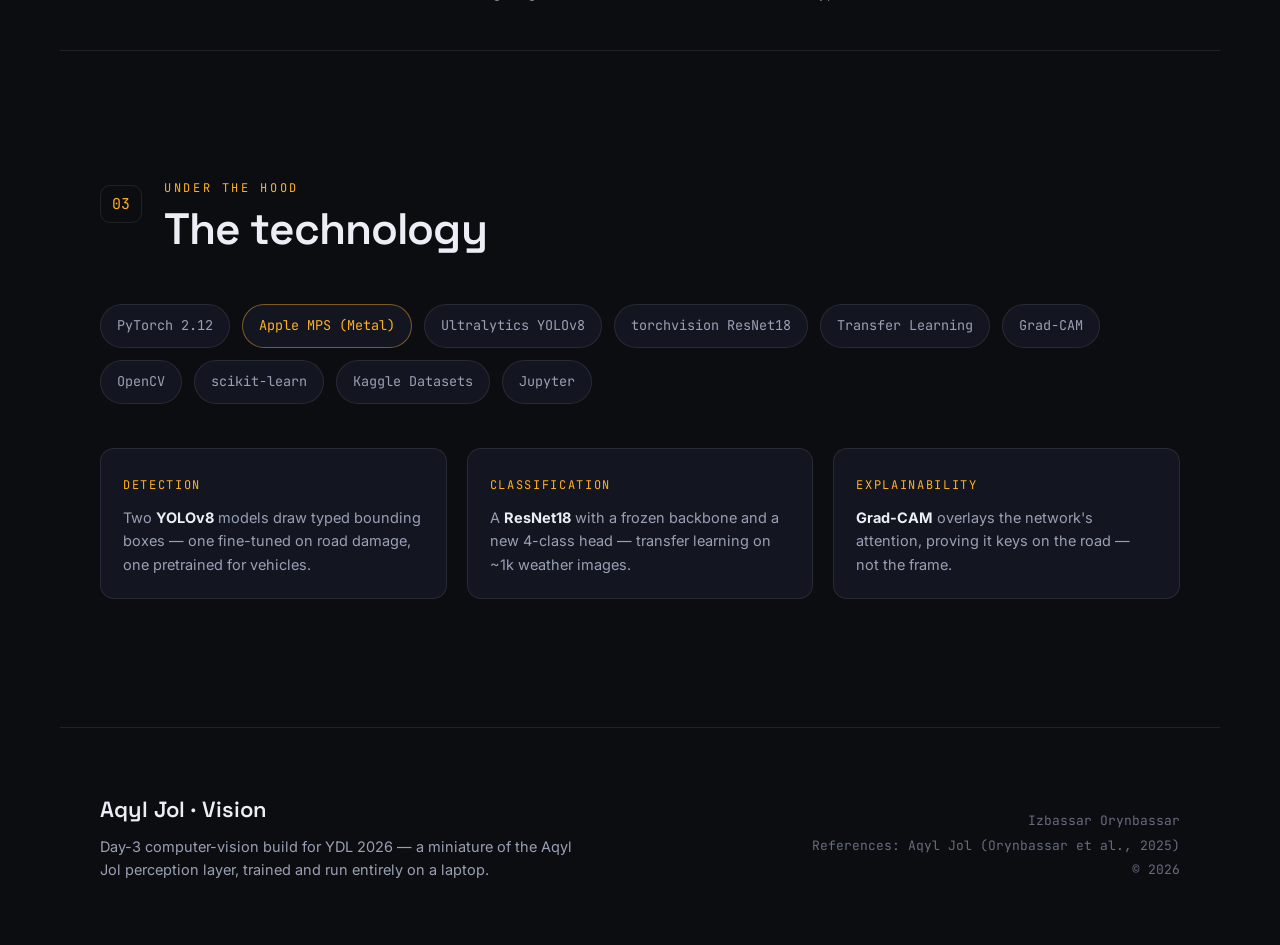
<file: 3 week/3 day/aqyl_jol_cv/site/index.html>
<!doctype html>
<html lang="en">
<head>
<meta charset="utf-8">
<meta name="viewport" content="width=device-width, initial-scale=1">
<title>Aqyl Jol · Vision — a Day-3 computer-vision build</title>
<link rel="preconnect" href="https://fonts.googleapis.com">
<link rel="preconnect" href="https://fonts.gstatic.com" crossorigin>
<link href="https://fonts.googleapis.com/css2?family=Space+Grotesk:wght@400;500;600;700&family=Inter:wght@400;500;600&family=JetBrains+Mono:wght@400;500&display=swap" rel="stylesheet">
<link rel="stylesheet" href="styles.css">
</head>
<body>

<div class="scan-progress" id="progress"></div>
<canvas id="road"></canvas>

<!-- NAV -->
<header class="nav" id="nav">
  <a class="brand" href="#top"><span class="brand-mark"></span> Aqyl&nbsp;Jol<span class="brand-sub">/ vision</span></a>
  <nav class="nav-links">
    <a href="#reference">Aqyl Jol</a>
    <a href="#build">The build</a>
    <a href="#models">Models</a>
    <a href="#stack">Stack</a>
  </nav>
  <a class="nav-cta" href="#models">See it work →</a>
</header>

<!-- HERO -->
<section class="hero" id="top">
  <div class="hero-grid">
    <div class="hero-copy">
      <p class="kicker reveal">YDL 2026 · Applied Deep Learning · Day 3</p>
      <h1 class="reveal">The eyes of a <span class="hl">smart road.</span></h1>
      <p class="lede reveal">Three neural networks that read the street — spotting road hazards, reading the
        weather, and tracking traffic. A local, hands-on rebuild of the computer-vision layer behind
        <strong>Aqyl&nbsp;Jol</strong>, an AI digital twin for the city.</p>
      <div class="hero-actions reveal">
        <a class="btn btn-primary" href="#models">Explore the models</a>
        <a class="btn btn-ghost" href="#reference">About Aqyl Jol</a>
      </div>
      <div class="hero-meta reveal">
        <span><b>3</b> CNN models</span><span class="dot"></span>
        <span><b>5,000+</b> images</span><span class="dot"></span>
        <span>trained on <b>MacBook&nbsp;M1</b></span>
      </div>
    </div>

    <div class="hero-feed reveal">
      <div class="feed-frame">
        <div class="feed-top"><span class="live"><i></i> LIVE</span><span class="feed-label">yolov8 · astana</span></div>
        <div class="feed-img">
          <img src="assets/aqyljol_detect1.png" alt="Vehicle detection on Astana streets">
          <span class="scanline"></span>
          <span class="corner tl"></span><span class="corner tr"></span>
          <span class="corner bl"></span><span class="corner br"></span>
        </div>
        <div class="feed-foot"><span>vehicles · 7</span><span>road · clear</span><span>fps · 118</span></div>
      </div>
    </div>
  </div>
  <a href="#reference" class="scrollcue">scroll<span></span></a>
</section>

<!-- REFERENCE: AQYL JOL -->
<section class="section" id="reference">
  <div class="section-head reveal">
    <span class="index">01</span>
    <div>
      <p class="kicker">The parent project</p>
      <h2>Aqyl Jol — an AI digital twin for the city</h2>
    </div>
  </div>
  <div class="ref-grid">
    <div class="ref-text reveal">
      <p><strong>Aqyl Jol</strong> (Kazakh for “Smart Road”) is an AI-based digital twin for energy-efficient urban
      transport and municipal fleet coordination. It fuses <strong>computer vision (YOLOv8/v11)</strong>, causal
      machine learning, a multilingual LLM assistant, and an iOS app — turning ordinary city cameras into a
      real-time understanding of traffic and road hazards.</p>
      <p>Validated in <strong>Astana</strong> (−40°C to +40°C), it powers snowplow routing, congestion-aware
      navigation and fleet dispatch that cut fuel and emissions. This Day-3 build reproduces its
      <em>perception layer</em> — the part that turns pixels into “what's on the road”.</p>
      <ul class="ref-facts">
        <li><b>0.58–0.70</b><span>vehicle AP<sub>0.5</sub></span></li>
        <li><b>60–125</b><span>FPS detection</span></li>
        <li><b>0.69–0.85</b><span>road-hazard mAP<sub>50</sub></span></li>
        <li><b>78–85%</b><span>congestion accuracy</span></li>
      </ul>
      <p class="ref-award">🏆 Winner, Meta Llama Accelerator (Track 3) · Presented at Digital Bridge 2025, Astana</p>
    </div>
    <div class="ref-gallery">
      <figure class="reveal"><img src="assets/aqyljol_detect1.png" alt="Astana congested traffic detection"><figcaption>Vehicle detection on Astana streets — cars &amp; buses, real traffic.</figcaption></figure>
      <figure class="reveal"><img src="assets/aqyljol_detect2.png" alt="Mixed scene detection"><figcaption>Mixed scene — trucks, cars and pedestrians at an intersection.</figcaption></figure>
      <figure class="reveal wide"><img src="assets/aqyljol_metrics.png" alt="Road-hazard model metrics"><figcaption>Road-hazard model — precision-recall, F1 and confusion matrix.</figcaption></figure>
    </div>
  </div>
</section>

<!-- BUILD INTRO -->
<section class="section band" id="build">
  <div class="section-head reveal">
    <span class="index">02</span>
    <div>
      <p class="kicker">This build</p>
      <h2>Rebuilding the vision layer, on a laptop</h2>
    </div>
  </div>
  <p class="band-lede reveal">I rebuilt the perception layer with <strong>three convolutional networks</strong>,
    each matched to its data — all trained and run locally on Apple-Silicon (MPS), no cloud. Two <em>detectors</em>
    draw typed boxes; one <em>classifier</em> reads the weather. Together: <b>what hazard is on the road</b>,
    <b>what the weather is</b>, and <b>what vehicles are moving</b>.</p>
</section>

<!-- MODELS -->
<section class="section" id="models">
  <!-- Model 1 -->
  <article class="model reveal">
    <div class="model-media">
      <img src="assets/road_damage_detections.png" alt="Road damage detection with typed boxes">
    </div>
    <div class="model-copy">
      <span class="model-tag">Model 01 · Detection</span>
      <h3>Road quality</h3>
      <p class="model-arch">YOLOv8 · fine-tuned on 2,009 road images</p>
      <p>Finds surface hazards and boxes each one with its type — <b>pothole</b>, <b>crack</b>, <b>manhole</b>.
        The road-side twin of the vehicle detector: it marks <em>where</em> and <em>what</em> the damage is.</p>
      <div class="model-metric"><span class="big" data-count="40" data-suffix="%">0</span><span class="lbl">mAP<sub>50</sub> ≈ 0.40 · ~12 epochs on MPS</span></div>
    </div>
  </article>

  <!-- Model 2 -->
  <article class="model reverse reveal">
    <div class="model-media stack2">
      <img src="assets/road_gradcam.png" alt="Grad-CAM attention of the weather classifier">
      <img src="assets/road_confusion.png" alt="Confusion matrix of the weather classifier">
    </div>
    <div class="model-copy">
      <span class="model-tag">Model 02 · Classification</span>
      <h3>Road condition</h3>
      <p class="model-arch">ResNet18 · transfer learning on DAWN</p>
      <p>Reads the weather on the road — <b>fog</b>, <b>rain</b>, <b>snow</b>, <b>sand</b>. A frozen ImageNet
        backbone with a fresh head. <b>Grad-CAM</b> confirms it looks at road, sky and weather texture — not artifacts.</p>
      <div class="model-metric"><span class="big" data-count="82" data-suffix="%">0</span><span class="lbl">validation accuracy · snow 0.93 · sand 0.87</span></div>
    </div>
  </article>

  <!-- Model 3 -->
  <article class="model reveal">
    <div class="model-media">
      <video src="assets/traffic_web.mp4" autoplay muted loop playsinline></video>
    </div>
    <div class="model-copy">
      <span class="model-tag">Model 03 · Detection</span>
      <h3>Traffic in motion</h3>
      <p class="model-arch">YOLOv8 · pretrained (COCO), run on video</p>
      <p>Detects and types vehicles as they move — <b>car</b>, <b>bus</b>, <b>bicycle</b>, <b>truck</b> — drawing a
        labelled box on each. Real-time on a laptop GPU, echoing Aqyl Jol's 60–125 FPS.</p>
      <div class="model-metric"><span class="big" data-count="50" data-suffix=" FPS">0</span><span class="lbl">on MacBook M1 (MPS) · typed boxes in motion</span></div>
    </div>
  </article>
</section>

<!-- METRICS BAND -->
<section class="counters">
  <div class="counter reveal"><span class="c-num" data-count="3">0</span><span class="c-lbl">CNN models</span></div>
  <div class="counter reveal"><span class="c-num" data-count="5000" data-suffix="+">0</span><span class="c-lbl">training images</span></div>
  <div class="counter reveal"><span class="c-num" data-count="8">0</span><span class="c-lbl">hazard &amp; vehicle types</span></div>
  <div class="counter reveal"><span class="c-num" data-count="0">0</span><span class="c-lbl">cloud GPUs used</span></div>
</section>

<!-- STACK -->
<section class="section" id="stack">
  <div class="section-head reveal">
    <span class="index">03</span>
    <div>
      <p class="kicker">Under the hood</p>
      <h2>The technology</h2>
    </div>
  </div>
  <div class="chips reveal">
    <span class="chip">PyTorch 2.12</span>
    <span class="chip accent">Apple MPS (Metal)</span>
    <span class="chip">Ultralytics YOLOv8</span>
    <span class="chip">torchvision ResNet18</span>
    <span class="chip">Transfer Learning</span>
    <span class="chip">Grad-CAM</span>
    <span class="chip">OpenCV</span>
    <span class="chip">scikit-learn</span>
    <span class="chip">Kaggle Datasets</span>
    <span class="chip">Jupyter</span>
  </div>
  <div class="how reveal">
    <div class="how-item"><span class="how-n">detection</span><p>Two <b>YOLOv8</b> models draw typed bounding boxes — one fine-tuned on road damage, one pretrained for vehicles.</p></div>
    <div class="how-item"><span class="how-n">classification</span><p>A <b>ResNet18</b> with a frozen backbone and a new 4-class head — transfer learning on ~1k weather images.</p></div>
    <div class="how-item"><span class="how-n">explainability</span><p><b>Grad-CAM</b> overlays the network's attention, proving it keys on the road — not the frame.</p></div>
  </div>
</section>

<!-- FOOTER -->
<footer class="footer">
  <div class="footer-main">
    <p class="foot-title">Aqyl Jol · Vision</p>
    <p class="foot-sub">Day-3 computer-vision build for YDL 2026 — a miniature of the Aqyl Jol perception layer,
      trained and run entirely on a laptop.</p>
  </div>
  <div class="footer-meta">
    <span>Izbassar Orynbassar</span>
    <span>References: Aqyl Jol (Orynbassar et al., 2025)</span>
    <span>© 2026</span>
  </div>
</footer>

<script src="main.js"></script>
</body>
</html>
</file>
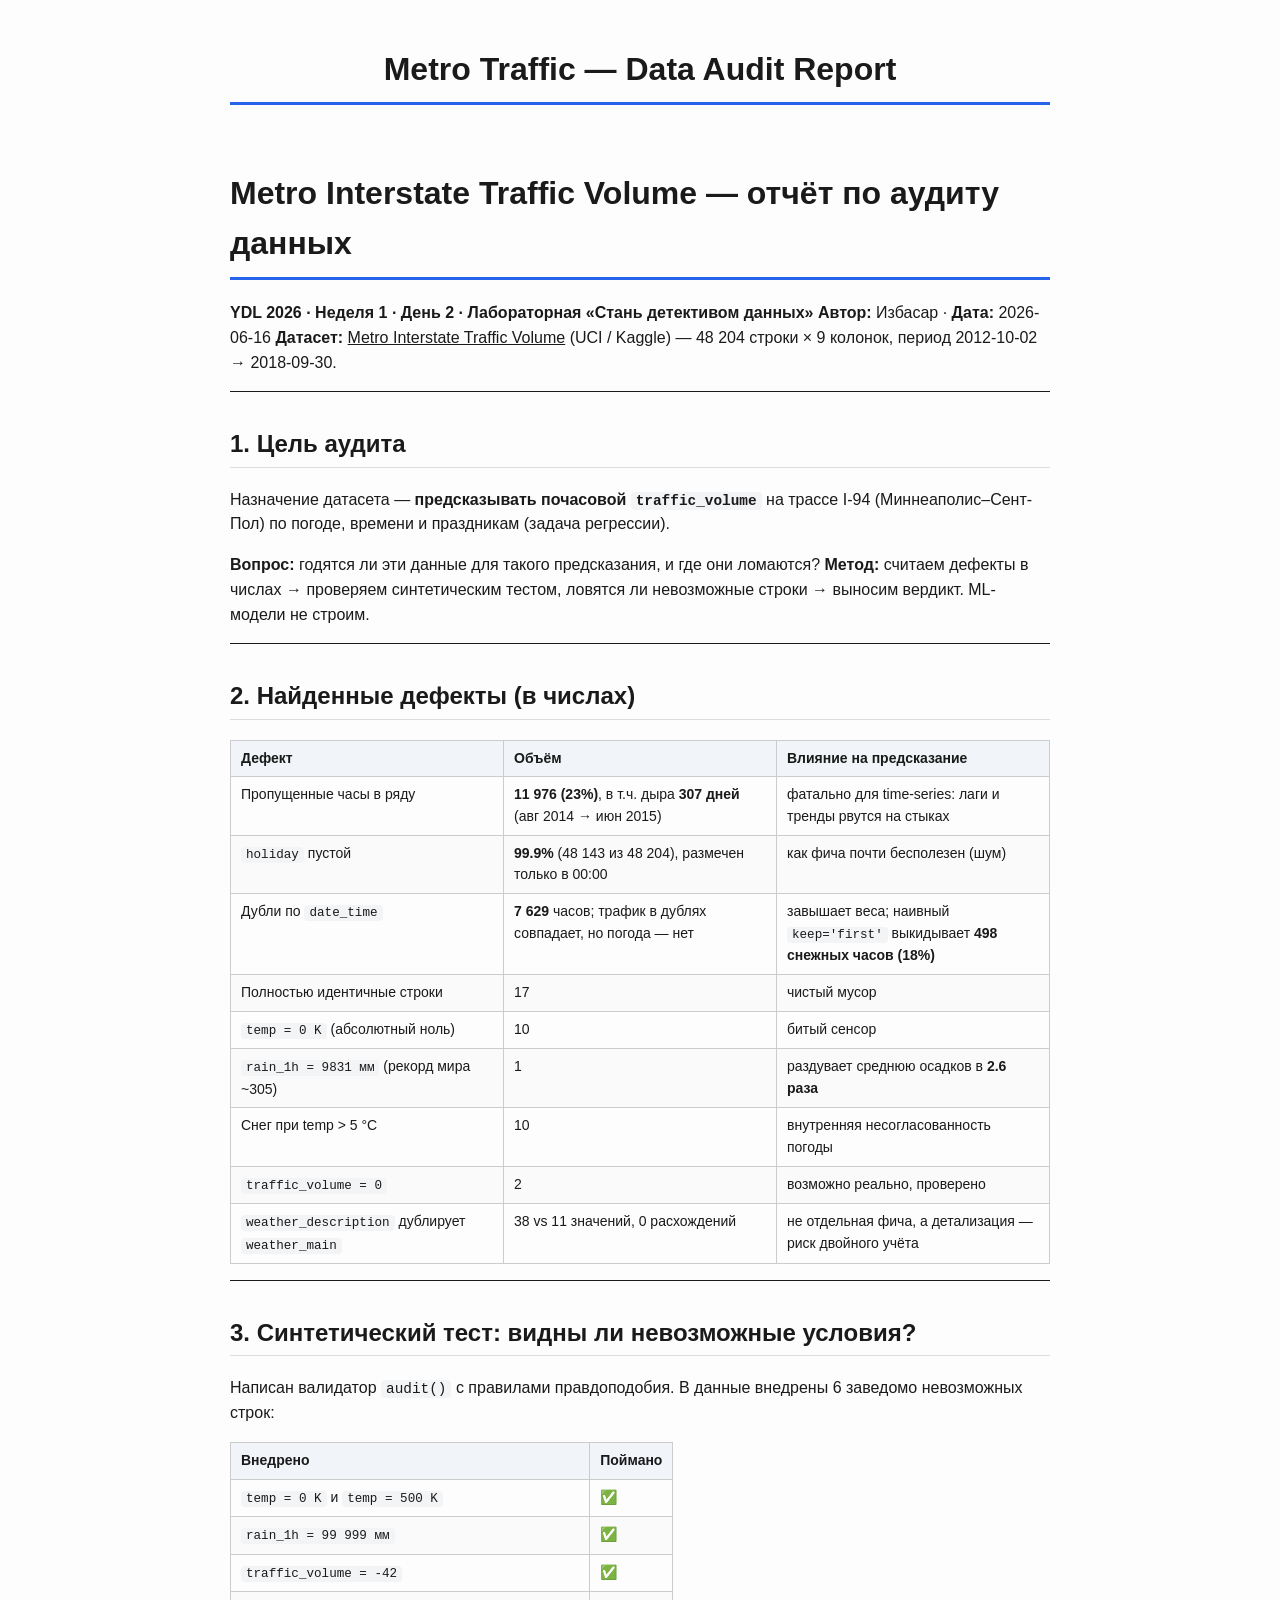
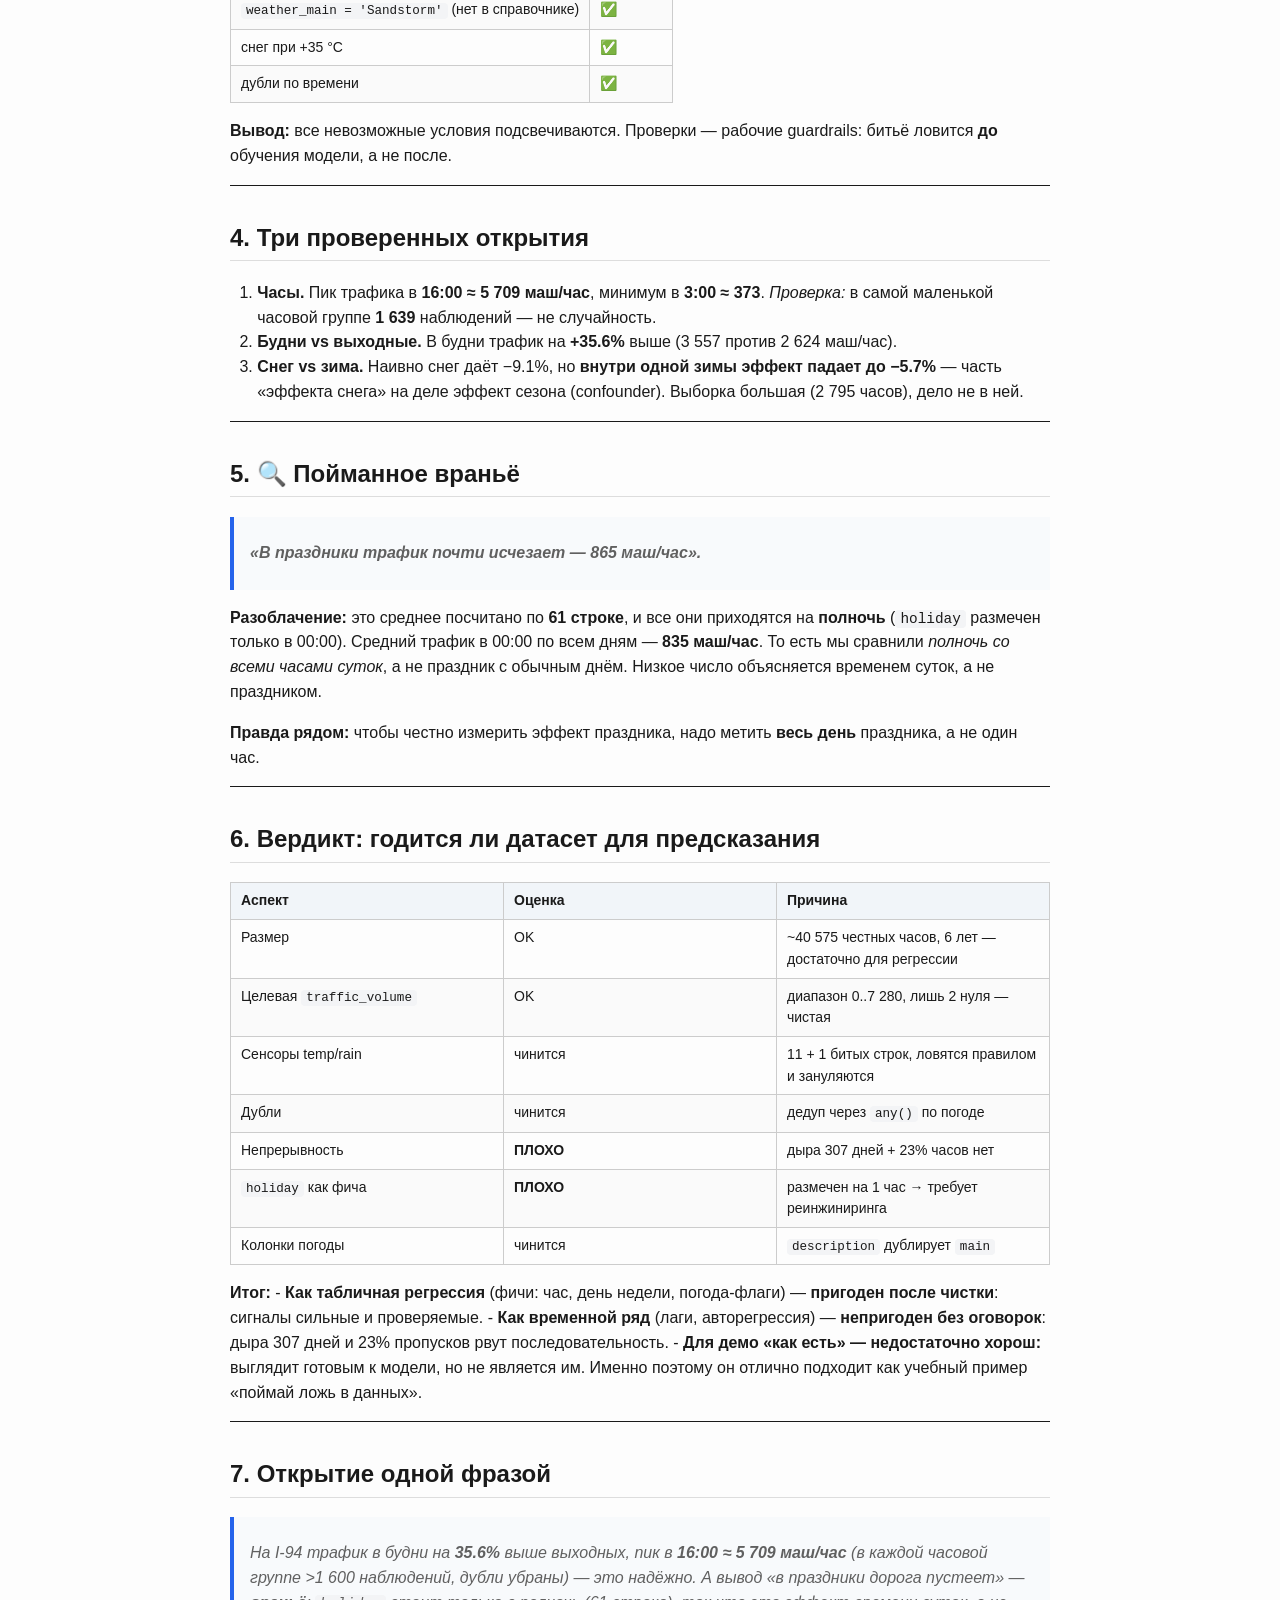
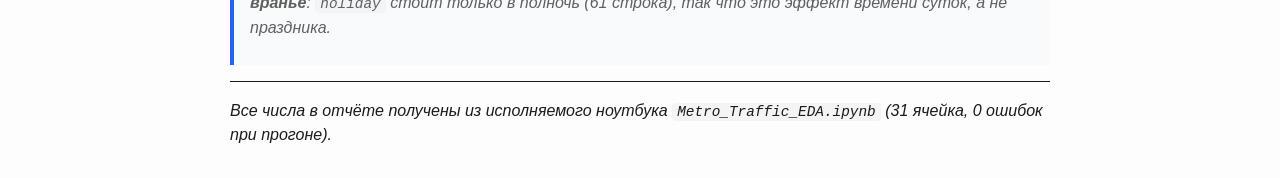
<file: 2 Day - Data Analysis/REPORT.html>
<!DOCTYPE html>
<html xmlns="http://www.w3.org/1999/xhtml" lang="" xml:lang="">
<head>
  <meta charset="utf-8" />
  <meta name="generator" content="pandoc" />
  <meta name="viewport" content="width=device-width, initial-scale=1.0, user-scalable=yes" />
  <title>Metro Traffic — Data Audit Report</title>
  <style>
    html {
      color: #1a1a1a;
      background-color: #fdfdfd;
    }
    body {
      margin: 0 auto;
      max-width: 36em;
      padding-left: 50px;
      padding-right: 50px;
      padding-top: 50px;
      padding-bottom: 50px;
      hyphens: auto;
      overflow-wrap: break-word;
      text-rendering: optimizeLegibility;
      font-kerning: normal;
    }
    @media (max-width: 600px) {
      body {
        font-size: 0.9em;
        padding: 12px;
      }
      h1 {
        font-size: 1.8em;
      }
    }
    @media print {
      html {
        background-color: white;
      }
      body {
        background-color: transparent;
        color: black;
        font-size: 12pt;
      }
      p, h2, h3 {
        orphans: 3;
        widows: 3;
      }
      h2, h3, h4 {
        page-break-after: avoid;
      }
    }
    p {
      margin: 1em 0;
    }
    a {
      color: #1a1a1a;
    }
    a:visited {
      color: #1a1a1a;
    }
    img {
      max-width: 100%;
    }
    svg {
      height: auto;
      max-width: 100%;
    }
    h1, h2, h3, h4, h5, h6 {
      margin-top: 1.4em;
    }
    h5, h6 {
      font-size: 1em;
      font-style: italic;
    }
    h6 {
      font-weight: normal;
    }
    ol, ul {
      padding-left: 1.7em;
      margin-top: 1em;
    }
    li > ol, li > ul {
      margin-top: 0;
    }
    blockquote {
      margin: 1em 0 1em 1.7em;
      padding-left: 1em;
      border-left: 2px solid #e6e6e6;
      color: #606060;
    }
    code {
      font-family: Menlo, Monaco, Consolas, 'Lucida Console', monospace;
      font-size: 85%;
      margin: 0;
      hyphens: manual;
    }
    pre {
      margin: 1em 0;
      overflow: auto;
    }
    pre code {
      padding: 0;
      overflow: visible;
      overflow-wrap: normal;
    }
    .sourceCode {
     background-color: transparent;
     overflow: visible;
    }
    hr {
      border: none;
      border-top: 1px solid #1a1a1a;
      height: 1px;
      margin: 1em 0;
    }
    table {
      margin: 1em 0;
      border-collapse: collapse;
      width: 100%;
      overflow-x: auto;
      display: block;
      font-variant-numeric: lining-nums tabular-nums;
    }
    table caption {
      margin-bottom: 0.75em;
    }
    tbody {
      margin-top: 0.5em;
      border-top: 1px solid #1a1a1a;
      border-bottom: 1px solid #1a1a1a;
    }
    th {
      border-top: 1px solid #1a1a1a;
      padding: 0.25em 0.5em 0.25em 0.5em;
    }
    td {
      padding: 0.125em 0.5em 0.25em 0.5em;
    }
    header {
      margin-bottom: 4em;
      text-align: center;
    }
    #TOC li {
      list-style: none;
    }
    #TOC ul {
      padding-left: 1.3em;
    }
    #TOC > ul {
      padding-left: 0;
    }
    #TOC a:not(:hover) {
      text-decoration: none;
    }
    code{white-space: pre-wrap;}
    span.smallcaps{font-variant: small-caps;}
    div.columns{display: flex; gap: min(4vw, 1.5em);}
    div.column{flex: auto; overflow-x: auto;}
    div.hanging-indent{margin-left: 1.5em; text-indent: -1.5em;}
    /* The extra [class] is a hack that increases specificity enough to
       override a similar rule in reveal.js */
    ul.task-list[class]{list-style: none;}
    ul.task-list li input[type="checkbox"] {
      font-size: inherit;
      width: 0.8em;
      margin: 0 0.8em 0.2em -1.6em;
      vertical-align: middle;
    }
    .display.math{display: block; text-align: center; margin: 0.5rem auto;}
  </style>
  <style>body{font-family:-apple-system,Segoe UI,Roboto,Helvetica,Arial,sans-serif;max-width:820px;margin:40px auto;padding:0 24px;line-height:1.55;color:#1a1a1a}
  h1{border-bottom:3px solid #2563eb;padding-bottom:8px}h2{border-bottom:1px solid #ddd;padding-bottom:4px;margin-top:32px}
  table{border-collapse:collapse;width:100%;margin:16px 0;font-size:14px}th,td{border:1px solid #ccc;padding:7px 10px;text-align:left;vertical-align:top}
  th{background:#f1f5f9}tr:nth-child(even){background:#fafafa}code{background:#f3f4f6;padding:1px 5px;border-radius:4px;font-size:90%}
  blockquote{border-left:4px solid #2563eb;margin:16px 0;padding:8px 16px;background:#f8fafc;font-style:italic}</style>
</head>
<body>
<header id="title-block-header">
<h1 class="title">Metro Traffic — Data Audit Report</h1>
</header>
<h1 id="metro-interstate-traffic-volume-отчёт-по-аудиту-данных">Metro
Interstate Traffic Volume — отчёт по аудиту данных</h1>
<p><strong>YDL 2026 · Неделя 1 · День 2 · Лабораторная «Стань детективом
данных»</strong> <strong>Автор:</strong> Избасар ·
<strong>Дата:</strong> 2026-06-16 <strong>Датасет:</strong> <a
href="https://www.kaggle.com/datasets/anshtanwar/metro-interstate-traffic-volume">Metro
Interstate Traffic Volume</a> (UCI / Kaggle) — 48 204 строки × 9
колонок, период 2012-10-02 → 2018-09-30.</p>
<hr />
<h2 id="цель-аудита">1. Цель аудита</h2>
<p>Назначение датасета — <strong>предсказывать почасовой
<code>traffic_volume</code></strong> на трассе I-94
(Миннеаполис–Сент-Пол) по погоде, времени и праздникам (задача
регрессии).</p>
<p><strong>Вопрос:</strong> годятся ли эти данные для такого
предсказания, и где они ломаются? <strong>Метод:</strong> считаем
дефекты в числах → проверяем синтетическим тестом, ловятся ли
невозможные строки → выносим вердикт. ML-модели не строим.</p>
<hr />
<h2 id="найденные-дефекты-в-числах">2. Найденные дефекты (в числах)</h2>
<table>
<colgroup>
<col style="width: 33%" />
<col style="width: 33%" />
<col style="width: 33%" />
</colgroup>
<thead>
<tr>
<th>Дефект</th>
<th>Объём</th>
<th>Влияние на предсказание</th>
</tr>
</thead>
<tbody>
<tr>
<td>Пропущенные часы в ряду</td>
<td><strong>11 976 (23%)</strong>, в т.ч. дыра <strong>307 дней</strong>
(авг 2014 → июн 2015)</td>
<td>фатально для time-series: лаги и тренды рвутся на стыках</td>
</tr>
<tr>
<td><code>holiday</code> пустой</td>
<td><strong>99.9%</strong> (48 143 из 48 204), размечен только в
00:00</td>
<td>как фича почти бесполезен (шум)</td>
</tr>
<tr>
<td>Дубли по <code>date_time</code></td>
<td><strong>7 629</strong> часов; трафик в дублях совпадает, но погода —
нет</td>
<td>завышает веса; наивный <code>keep='first'</code> выкидывает
<strong>498 снежных часов (18%)</strong></td>
</tr>
<tr>
<td>Полностью идентичные строки</td>
<td>17</td>
<td>чистый мусор</td>
</tr>
<tr>
<td><code>temp = 0 K</code> (абсолютный ноль)</td>
<td>10</td>
<td>битый сенсор</td>
</tr>
<tr>
<td><code>rain_1h = 9831 мм</code> (рекорд мира ~305)</td>
<td>1</td>
<td>раздувает среднюю осадков в <strong>2.6 раза</strong></td>
</tr>
<tr>
<td>Снег при temp &gt; 5 °C</td>
<td>10</td>
<td>внутренняя несогласованность погоды</td>
</tr>
<tr>
<td><code>traffic_volume = 0</code></td>
<td>2</td>
<td>возможно реально, проверено</td>
</tr>
<tr>
<td><code>weather_description</code> дублирует
<code>weather_main</code></td>
<td>38 vs 11 значений, 0 расхождений</td>
<td>не отдельная фича, а детализация — риск двойного учёта</td>
</tr>
</tbody>
</table>
<hr />
<h2 id="синтетический-тест-видны-ли-невозможные-условия">3.
Синтетический тест: видны ли невозможные условия?</h2>
<p>Написан валидатор <code>audit()</code> с правилами правдоподобия. В
данные внедрены 6 заведомо невозможных строк:</p>
<table>
<thead>
<tr>
<th>Внедрено</th>
<th>Поймано</th>
</tr>
</thead>
<tbody>
<tr>
<td><code>temp = 0 K</code> и <code>temp = 500 K</code></td>
<td>✅</td>
</tr>
<tr>
<td><code>rain_1h = 99 999 мм</code></td>
<td>✅</td>
</tr>
<tr>
<td><code>traffic_volume = -42</code></td>
<td>✅</td>
</tr>
<tr>
<td><code>weather_main = 'Sandstorm'</code> (нет в справочнике)</td>
<td>✅</td>
</tr>
<tr>
<td>снег при +35 °C</td>
<td>✅</td>
</tr>
<tr>
<td>дубли по времени</td>
<td>✅</td>
</tr>
</tbody>
</table>
<p><strong>Вывод:</strong> все невозможные условия подсвечиваются.
Проверки — рабочие guardrails: битьё ловится <strong>до</strong>
обучения модели, а не после.</p>
<hr />
<h2 id="три-проверенных-открытия">4. Три проверенных открытия</h2>
<ol type="1">
<li><strong>Часы.</strong> Пик трафика в <strong>16:00 ≈ 5 709
маш/час</strong>, минимум в <strong>3:00 ≈ 373</strong>.
<em>Проверка:</em> в самой маленькой часовой группе <strong>1
639</strong> наблюдений — не случайность.</li>
<li><strong>Будни vs выходные.</strong> В будни трафик на
<strong>+35.6%</strong> выше (3 557 против 2 624 маш/час).</li>
<li><strong>Снег vs зима.</strong> Наивно снег даёт −9.1%, но
<strong>внутри одной зимы эффект падает до −5.7%</strong> — часть
«эффекта снега» на деле эффект сезона (confounder). Выборка большая (2
795 часов), дело не в ней.</li>
</ol>
<hr />
<h2 id="пойманное-враньё">5. 🔍 Пойманное враньё</h2>
<blockquote>
<p><strong>«В праздники трафик почти исчезает — 865
маш/час».</strong></p>
</blockquote>
<p><strong>Разоблачение:</strong> это среднее посчитано по <strong>61
строке</strong>, и все они приходятся на <strong>полночь</strong>
(<code>holiday</code> размечен только в 00:00). Средний трафик в 00:00
по всем дням — <strong>835 маш/час</strong>. То есть мы сравнили
<em>полночь со всеми часами суток</em>, а не праздник с обычным днём.
Низкое число объясняется временем суток, а не праздником.</p>
<p><strong>Правда рядом:</strong> чтобы честно измерить эффект
праздника, надо метить <strong>весь день</strong> праздника, а не один
час.</p>
<hr />
<h2 id="вердикт-годится-ли-датасет-для-предсказания">6. Вердикт: годится
ли датасет для предсказания</h2>
<table>
<colgroup>
<col style="width: 33%" />
<col style="width: 33%" />
<col style="width: 33%" />
</colgroup>
<thead>
<tr>
<th>Аспект</th>
<th>Оценка</th>
<th>Причина</th>
</tr>
</thead>
<tbody>
<tr>
<td>Размер</td>
<td>OK</td>
<td>~40 575 честных часов, 6 лет — достаточно для регрессии</td>
</tr>
<tr>
<td>Целевая <code>traffic_volume</code></td>
<td>OK</td>
<td>диапазон 0..7 280, лишь 2 нуля — чистая</td>
</tr>
<tr>
<td>Сенсоры temp/rain</td>
<td>чинится</td>
<td>11 + 1 битых строк, ловятся правилом и зануляются</td>
</tr>
<tr>
<td>Дубли</td>
<td>чинится</td>
<td>дедуп через <code>any()</code> по погоде</td>
</tr>
<tr>
<td>Непрерывность</td>
<td><strong>ПЛОХО</strong></td>
<td>дыра 307 дней + 23% часов нет</td>
</tr>
<tr>
<td><code>holiday</code> как фича</td>
<td><strong>ПЛОХО</strong></td>
<td>размечен на 1 час → требует реинжиниринга</td>
</tr>
<tr>
<td>Колонки погоды</td>
<td>чинится</td>
<td><code>description</code> дублирует <code>main</code></td>
</tr>
</tbody>
</table>
<p><strong>Итог:</strong> - <strong>Как табличная регрессия</strong>
(фичи: час, день недели, погода-флаги) — <strong>пригоден после
чистки</strong>: сигналы сильные и проверяемые. - <strong>Как временной
ряд</strong> (лаги, авторегрессия) — <strong>непригоден без
оговорок</strong>: дыра 307 дней и 23% пропусков рвут
последовательность. - <strong>Для демо «как есть» — недостаточно
хорош:</strong> выглядит готовым к модели, но не является им. Именно
поэтому он отлично подходит как учебный пример «поймай ложь в
данных».</p>
<hr />
<h2 id="открытие-одной-фразой">7. Открытие одной фразой</h2>
<blockquote>
<p>На I-94 трафик в будни на <strong>35.6%</strong> выше выходных, пик в
<strong>16:00 ≈ 5 709 маш/час</strong> (в каждой часовой группе &gt;1
600 наблюдений, дубли убраны) — это надёжно. А вывод «в праздники дорога
пустеет» — <strong>враньё</strong>: <code>holiday</code> стоит только в
полночь (61 строка), так что это эффект времени суток, а не
праздника.</p>
</blockquote>
<hr />
<p><em>Все числа в отчёте получены из исполняемого ноутбука
<code>Metro_Traffic_EDA.ipynb</code> (31 ячейка, 0 ошибок при
прогоне).</em></p>
</body>
</html>
</file>
<file: 3 week/3 day/aqyl_jol_cv/site/styles.css>
:root{
  --bg:#0c0d11; --bg2:#131521; --bg3:#191c28;
  --line:rgba(255,255,255,.09); --line2:rgba(255,255,255,.05);
  --ink:#eceef5; --muted:#9aa0b4; --faint:#666c80;
  --amber:#ffb020; --amber2:#ff8a3d; --cyan:#4fd8c6;
  --maxw:1160px;
}
*{box-sizing:border-box;margin:0;padding:0}
html{scroll-behavior:smooth}
body{
  background:var(--bg); color:var(--ink);
  font-family:'Inter',-apple-system,Segoe UI,Roboto,sans-serif;
  line-height:1.6; overflow-x:hidden; -webkit-font-smoothing:antialiased;
}
h1,h2,h3,.brand{font-family:'Space Grotesk',sans-serif;font-weight:600;letter-spacing:-.02em;line-height:1.05}
a{color:inherit;text-decoration:none}
img,video{display:block;max-width:100%}
.kicker{font-family:'JetBrains Mono',monospace;font-size:12px;letter-spacing:.22em;text-transform:uppercase;color:var(--amber)}

/* animated road canvas behind everything */
#road{position:fixed;inset:0;width:100%;height:100%;z-index:0;opacity:.55;pointer-events:none}
body>*:not(#road):not(.scan-progress){position:relative;z-index:1}

/* top scroll progress */
.scan-progress{position:fixed;top:0;left:0;height:2px;width:0;z-index:60;
  background:linear-gradient(90deg,var(--amber),var(--amber2));box-shadow:0 0 12px var(--amber)}

/* NAV */
.nav{position:fixed;top:0;left:0;right:0;z-index:50;display:flex;align-items:center;justify-content:space-between;
  padding:22px clamp(18px,5vw,54px);transition:.35s}
.nav.scrolled{padding:13px clamp(18px,5vw,54px);background:rgba(12,13,17,.72);
  backdrop-filter:blur(14px);border-bottom:1px solid var(--line)}
.brand{display:flex;align-items:center;gap:9px;font-size:19px;font-weight:700}
.brand-mark{width:14px;height:14px;border-radius:4px;background:linear-gradient(135deg,var(--amber),var(--amber2));
  box-shadow:0 0 16px rgba(255,176,32,.6);transform:rotate(45deg)}
.brand-sub{color:var(--faint);font-weight:400;font-size:15px;margin-left:2px}
.nav-links{display:flex;gap:30px}
.nav-links a{font-size:14.5px;color:var(--muted);transition:.2s;position:relative}
.nav-links a:hover{color:var(--ink)}
.nav-links a.active{color:var(--amber)}
.nav-links a.active::after{content:'';position:absolute;left:0;right:0;bottom:-6px;height:2px;background:var(--amber)}
.nav-cta{font-size:14px;padding:9px 17px;border:1px solid var(--line);border-radius:99px;color:var(--ink);transition:.2s}
.nav-cta:hover{border-color:var(--amber);color:var(--amber)}
@media(max-width:820px){.nav-links,.nav-cta{display:none}}

/* HERO */
.hero{min-height:100vh;display:flex;flex-direction:column;justify-content:center;
  padding:120px clamp(18px,5vw,54px) 60px;max-width:calc(var(--maxw) + 108px);margin:0 auto}
.hero-grid{display:grid;grid-template-columns:1.05fr .95fr;gap:56px;align-items:center}
.hero-copy h1{font-size:clamp(40px,6.4vw,78px);margin:16px 0 22px}
.hl{background:linear-gradient(120deg,var(--amber),var(--amber2));-webkit-background-clip:text;background-clip:text;color:transparent}
.lede{font-size:clamp(16px,1.5vw,19px);color:var(--muted);max-width:33em}
.lede strong{color:var(--ink)}
.hero-actions{display:flex;gap:14px;margin:30px 0 26px;flex-wrap:wrap}
.btn{padding:14px 24px;border-radius:99px;font-weight:600;font-size:15px;transition:.22s;border:1px solid transparent}
.btn-primary{background:linear-gradient(120deg,var(--amber),var(--amber2));color:#221600;box-shadow:0 10px 30px rgba(255,138,61,.28)}
.btn-primary:hover{transform:translateY(-2px);box-shadow:0 16px 40px rgba(255,138,61,.4)}
.btn-ghost{border-color:var(--line);color:var(--ink)}
.btn-ghost:hover{border-color:var(--amber);color:var(--amber)}
.hero-meta{display:flex;align-items:center;gap:14px;flex-wrap:wrap;color:var(--muted);font-size:14px}
.hero-meta b{color:var(--ink);font-family:'Space Grotesk'}
.hero-meta .dot{width:4px;height:4px;border-radius:50%;background:var(--faint)}

/* hero camera feed */
.feed-frame{background:var(--bg2);border:1px solid var(--line);border-radius:18px;overflow:hidden;
  box-shadow:0 30px 80px rgba(0,0,0,.5);transform:perspective(1200px) rotateY(-6deg) rotateX(2deg)}
.feed-top,.feed-foot{display:flex;align-items:center;justify-content:space-between;padding:11px 16px;
  font-family:'JetBrains Mono',monospace;font-size:11.5px;color:var(--muted);letter-spacing:.05em}
.feed-top{border-bottom:1px solid var(--line2)}
.feed-foot{border-top:1px solid var(--line2);text-transform:uppercase}
.live{display:flex;align-items:center;gap:7px;color:var(--amber);font-weight:500}
.live i{width:8px;height:8px;border-radius:50%;background:var(--amber);box-shadow:0 0 10px var(--amber);animation:pulse 1.4s infinite}
@keyframes pulse{0%,100%{opacity:1;transform:scale(1)}50%{opacity:.4;transform:scale(.7)}}
.feed-img{position:relative;overflow:hidden}
.feed-img img{width:100%}
.scanline{position:absolute;left:0;right:0;height:2px;top:0;
  background:linear-gradient(90deg,transparent,var(--amber),transparent);box-shadow:0 0 16px var(--amber);
  animation:scan 3.4s cubic-bezier(.6,0,.4,1) infinite}
@keyframes scan{0%{top:-2%}50%{top:102%}100%{top:-2%}}
.corner{position:absolute;width:22px;height:22px;border:2px solid var(--amber);opacity:.85}
.corner.tl{top:12px;left:12px;border-right:0;border-bottom:0}
.corner.tr{top:12px;right:12px;border-left:0;border-bottom:0}
.corner.bl{bottom:12px;left:12px;border-right:0;border-top:0}
.corner.br{bottom:12px;right:12px;border-left:0;border-top:0}

.scrollcue{align-self:center;margin-top:52px;font-family:'JetBrains Mono',monospace;font-size:11px;
  letter-spacing:.25em;text-transform:uppercase;color:var(--faint);display:flex;flex-direction:column;align-items:center;gap:10px}
.scrollcue span{width:1px;height:34px;background:linear-gradient(var(--amber),transparent);animation:cue 1.8s infinite}
@keyframes cue{0%{transform:scaleY(0);transform-origin:top}50%{transform:scaleY(1);transform-origin:top}50.1%{transform-origin:bottom}100%{transform:scaleY(0);transform-origin:bottom}}
@media(max-width:900px){.hero-grid{grid-template-columns:1fr;gap:40px}.feed-frame{transform:none}}

/* SECTIONS */
.section{max-width:var(--maxw);margin:0 auto;padding:clamp(70px,10vw,130px) clamp(18px,5vw,40px)}
.section.band{text-align:center}
.section-head{display:flex;gap:22px;align-items:flex-start;margin-bottom:52px}
.section.band .section-head{justify-content:center;text-align:left}
.index{font-family:'JetBrains Mono',monospace;font-size:15px;color:var(--amber);border:1px solid var(--line);
  border-radius:10px;padding:6px 11px;margin-top:6px}
.section-head h2{font-size:clamp(28px,4vw,44px);margin-top:8px}
.band-lede{max-width:44em;margin:0 auto;color:var(--muted);font-size:clamp(16px,1.6vw,19px)}
.band-lede b{color:var(--amber)}.band-lede strong{color:var(--ink)}

/* REFERENCE */
.ref-grid{display:grid;grid-template-columns:1fr 1.15fr;gap:48px;align-items:start}
.ref-text p{color:var(--muted);margin-bottom:16px}
.ref-text strong{color:var(--ink)}.ref-text em{color:var(--amber);font-style:normal}
.ref-facts{list-style:none;display:grid;grid-template-columns:1fr 1fr;gap:14px;margin:24px 0}
.ref-facts li{background:var(--bg2);border:1px solid var(--line);border-radius:12px;padding:14px 16px}
.ref-facts b{display:block;font-family:'Space Grotesk';font-size:24px;color:var(--amber)}
.ref-facts span{font-size:12.5px;color:var(--faint)}
.ref-award{font-size:14px;color:var(--ink);background:linear-gradient(90deg,rgba(255,176,32,.1),transparent);
  border-left:2px solid var(--amber);padding:10px 14px;border-radius:0 8px 8px 0}
.ref-gallery{display:grid;grid-template-columns:1fr 1fr;gap:16px}
.ref-gallery figure{background:var(--bg2);border:1px solid var(--line);border-radius:14px;overflow:hidden;transition:.3s}
.ref-gallery figure:hover{border-color:rgba(255,176,32,.4);transform:translateY(-3px)}
.ref-gallery figure.wide{grid-column:1/-1}
.ref-gallery img{width:100%}
.ref-gallery figcaption{padding:11px 14px;font-size:12.5px;color:var(--muted)}
@media(max-width:860px){.ref-grid{grid-template-columns:1fr}}

/* MODELS */
.model{display:grid;grid-template-columns:1.1fr .9fr;gap:52px;align-items:center;margin-bottom:clamp(60px,9vw,110px)}
.model.reverse{grid-template-columns:.9fr 1.1fr}
.model.reverse .model-media{order:2}
.model-media{border-radius:18px;overflow:hidden;border:1px solid var(--line);background:var(--bg2);
  box-shadow:0 24px 60px rgba(0,0,0,.45);position:relative}
.model-media::after{content:'';position:absolute;inset:0;border-radius:18px;pointer-events:none;
  box-shadow:inset 0 0 0 1px rgba(255,176,32,.08)}
.model-media img,.model-media video{width:100%;display:block}
.model-media.stack2{display:grid;grid-template-rows:1fr 1fr;gap:1px;background:var(--line)}
.model-tag{font-family:'JetBrains Mono',monospace;font-size:12px;letter-spacing:.15em;text-transform:uppercase;color:var(--cyan)}
.model-copy h3{font-size:clamp(26px,3.4vw,38px);margin:10px 0 6px}
.model-arch{font-family:'JetBrains Mono',monospace;font-size:13px;color:var(--faint);margin-bottom:16px}
.model-copy p{color:var(--muted)}
.model-copy b{color:var(--ink);font-weight:600}
.model-metric{margin-top:24px;display:flex;align-items:baseline;gap:14px;border-top:1px solid var(--line);padding-top:20px}
.model-metric .big{font-family:'Space Grotesk';font-size:46px;font-weight:700;color:var(--amber);line-height:1}
.model-metric .lbl{font-size:13px;color:var(--faint);max-width:15em}
@media(max-width:860px){.model,.model.reverse{grid-template-columns:1fr;gap:26px}.model.reverse .model-media{order:0}}

/* COUNTERS */
.counters{max-width:var(--maxw);margin:0 auto;display:grid;grid-template-columns:repeat(4,1fr);gap:20px;
  padding:44px clamp(18px,5vw,40px);border-top:1px solid var(--line);border-bottom:1px solid var(--line)}
.counter{text-align:center}
.c-num{display:block;font-family:'Space Grotesk';font-size:clamp(34px,5vw,54px);font-weight:700;
  background:linear-gradient(120deg,#fff,var(--amber));-webkit-background-clip:text;background-clip:text;color:transparent}
.c-lbl{font-size:13px;color:var(--muted);letter-spacing:.02em}
@media(max-width:700px){.counters{grid-template-columns:1fr 1fr;gap:32px 20px}}

/* STACK */
.chips{display:flex;flex-wrap:wrap;gap:12px;margin-bottom:44px}
.chip{font-family:'JetBrains Mono',monospace;font-size:13.5px;padding:10px 16px;border-radius:99px;
  border:1px solid var(--line);background:var(--bg2);color:var(--muted);transition:.2s}
.chip:hover{border-color:var(--amber);color:var(--ink);transform:translateY(-2px)}
.chip.accent{border-color:rgba(255,176,32,.45);color:var(--amber)}
.how{display:grid;grid-template-columns:repeat(3,1fr);gap:20px}
.how-item{background:var(--bg2);border:1px solid var(--line);border-radius:14px;padding:22px}
.how-n{font-family:'JetBrains Mono',monospace;font-size:12px;letter-spacing:.14em;text-transform:uppercase;color:var(--amber)}
.how-item p{color:var(--muted);font-size:14.5px;margin-top:10px}
.how-item b{color:var(--ink)}
@media(max-width:760px){.how{grid-template-columns:1fr}}

/* FOOTER */
.footer{max-width:var(--maxw);margin:0 auto;padding:64px clamp(18px,5vw,40px);
  display:flex;justify-content:space-between;align-items:flex-end;gap:30px;flex-wrap:wrap;border-top:1px solid var(--line)}
.foot-title{font-family:'Space Grotesk';font-size:22px;font-weight:600}
.foot-sub{color:var(--muted);max-width:34em;margin-top:8px;font-size:14.5px}
.footer-meta{display:flex;flex-direction:column;gap:4px;text-align:right;font-size:13px;color:var(--faint);
  font-family:'JetBrains Mono',monospace}
@media(max-width:640px){.footer{flex-direction:column;align-items:flex-start}.footer-meta{text-align:left}}

/* reveal animation */
.reveal{opacity:0;transform:translateY(28px);transition:opacity .7s cubic-bezier(.2,.7,.2,1),transform .7s cubic-bezier(.2,.7,.2,1)}
.reveal.in{opacity:1;transform:none}
.ref-gallery figure.reveal:nth-child(2){transition-delay:.08s}
.ref-gallery figure.reveal:nth-child(3){transition-delay:.16s}
@media(prefers-reduced-motion:reduce){.reveal{opacity:1;transform:none}.scanline,.live i,.scrollcue span{animation:none}}
</file>
